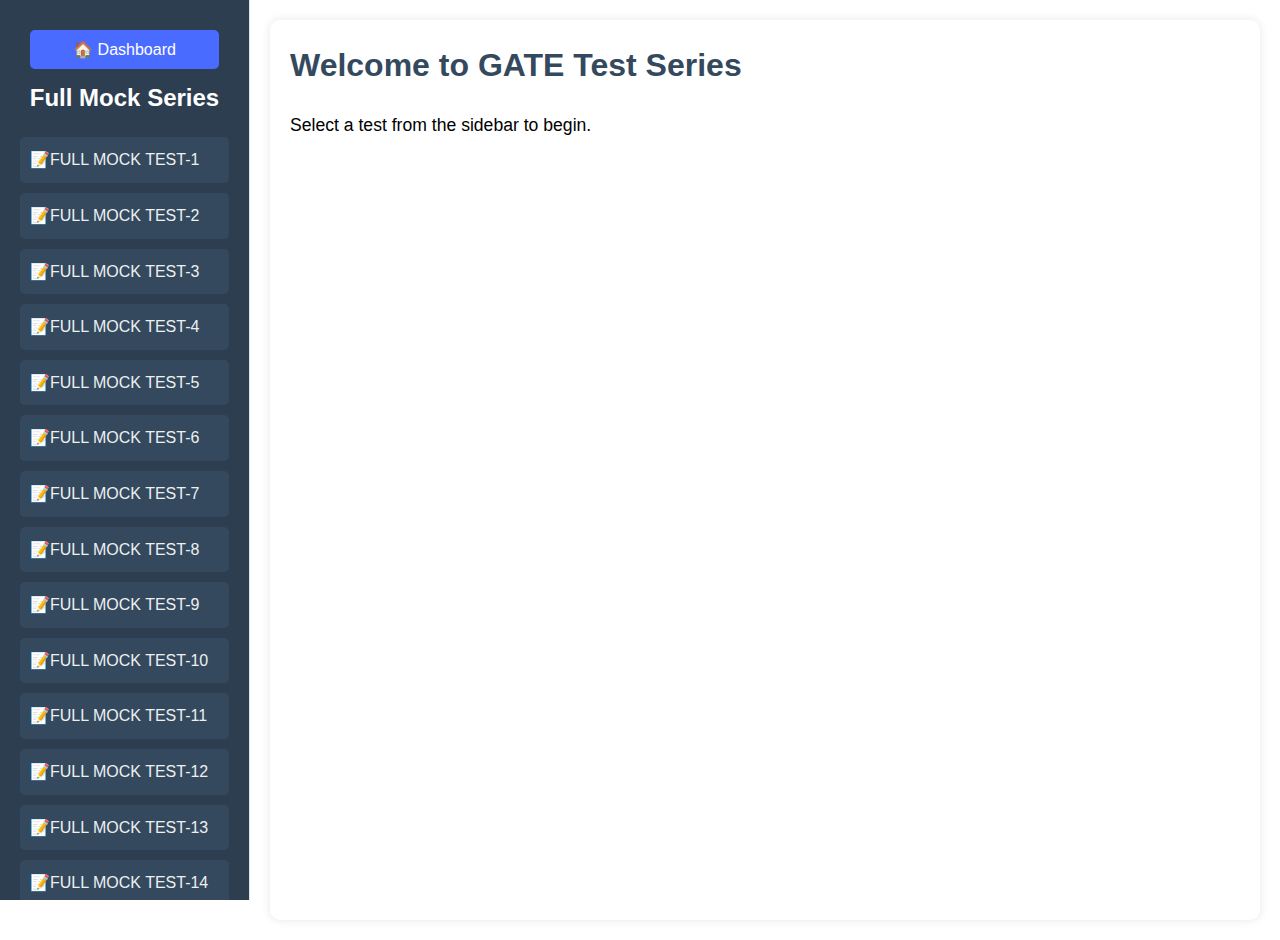
<file: fullmock/fullmock.html>
<!DOCTYPE html>
<html lang="en">
<head>
    <meta charset="UTF-8">
    <meta name="viewport" content="width=device-width, initial-scale=1.0">
    <title>GATE Test Series</title>
    <link rel="stylesheet" href="./fullmock.css">
<body>
    
    <div class="container">
        
        <!-- Sidebar -->
        <nav class="sidebar" style="display: block;">
            <!-- Add this inside the <nav class="sidebar"> section, right after the <h2> -->
<button id="dashboardBtn" class="sidebar-btn">🏠 Dashboard</button>
            
            <h2>Full Mock Series</h2>
            <ul> 
                <li><a href="#" id="mocktest1">📝FULL MOCK TEST-1</a></li>
                <li><a href="#" id="mocktest2">📝FULL MOCK TEST-2</a></li>
                <li><a href="#" id="mocktest3">📝FULL MOCK TEST-3</a></li>
                <li><a href="#" id="mocktest4">📝FULL MOCK TEST-4</a></li>
                <li><a href="#" id="mocktest5">📝FULL MOCK TEST-5</a></li>
                <li><a href="#" id="mocktest6">📝FULL MOCK TEST-6</a></li>
                <li><a href="#" id="mocktest7">📝FULL MOCK TEST-7</a></li>
                <li><a href="#" id="mocktest8">📝FULL MOCK TEST-8</a></li>
                <li><a href="#" id="mocktest9">📝FULL MOCK TEST-9</a></li>
                <li><a href="#" id="mocktest10">📝FULL MOCK TEST-10</a></li>
                <li><a href="#" id="mocktest11">📝FULL MOCK TEST-11</a></li>
                <li><a href="#" id="mocktest12">📝FULL MOCK TEST-12</a></li>
                <li><a href="#" id="mocktest13">📝FULL MOCK TEST-13</a></li>
                <li><a href="#" id="mocktest14">📝FULL MOCK TEST-14</a></li>
                <li><a href="#" id="mocktest15">📝FULL MOCK TEST-15</a></li>
            </ul>
        </nav>
      
        <!-- Main Content -->
        <div class="main-content">
            <div id="content">
                <h1>Welcome to GATE Test Series</h1>
            <p>Select a test from the sidebar to begin.</p>
            
            </div>
            

            <!-- Instruction Section -->
            <div id="instruction-section" style="display:none;">

               <h2> GATE Exam Instructions</h2>

                <p>Dear Candidates,</p>
                
                <p>  Please read the following instructions carefully before starting your GATE exam:</p>
                
               <ol>
                <li><b> Duration of the Exam:</b>The exam will last <b>180 minutes (3 hours)</b>. No extra time will be provided.</li>
                
                <li> <b>Number of Questions:</b> The paper contains a total of <b>65 questions</b>.</li>
                
               <li><b> Types of Questions:</b>
                 <ul>
                    <li><b> Multiple Choice Questions (MCQs): </b>Select the correct option from the given choices.</li>
                    <li><b>Numerical Answer Type (NAT):</b> Enter the correct numerical value.</li>
                    <li><b> Multiple Select Questions (MSQs):</b> There may be one or more correct options, select all that apply.</li>
                 </ul>
                </li>
                
               <li><b> Marking Scheme:</b>
               <ul>
                <li><b>  MCQs:</b>
                    <p><b> For 1-mark questions:</b></p>
                    <ul>
                        <li><b>Correct answer:</b> +1 mark</li>
                        <li><b> Wrong answer:</b> -0.33 mark (negative marking)</li>
                        <li><b> Unattempted:</b> No penalty (0 marks)</li>
                    </ul>
                    <p><b>For 2-mark questions:</b></p>
                    <ul>
                        <li><b> Correct answer:</b> +2 marks</li>
                
               <li><b> Wrong answer:</b> -0.66 mark (negative marking)</li>
                
               <li><b> Unattempted:</b> No penalty (0 marks)</li>
                    </ul>

                </li>
                <li><p><b>NAT Questions:</b></p>
                    <ul>
                        <li><b>Correct answer:</b>  +1 or +2 marks depending on the question.</li>
                
                <li><b>Wrong answer:</b>  No negative marking.</li>
                
                <li><b>Unattempted:</b> No penalty.</li>
                
                    </ul>

                </li>
                <li> <p><b> MSQs:</b></p>
                    <ul>
                        <li><b>Correct answer: </b>+1 or +2 marks depending on the question.</li>
                
                        <li><b>Wrong answer:</b>  No negative marking.</li>
                         
                        <li><b>Unattempted:</b>  No penalty.</li>
                         
                       <li><b> Unattempted Questions:</b> If you do not answer a question, no marks will be deducted.</li>   
                    </ul>

                </li>
               </ul>
                
               </li>
               <li><b>Final Submission:</b> Ensure to submit your exam within the given time. Any unsubmitted answers will be auto-submitted once the time is up.</li>
                
                <li><b>Review Questions:</b> You can navigate between questions during the exam. However, once time is up, you will not be able to make any changes.</li>
               </ol>
                
               <p> All the best for your exam!</p>

                <div>
                   <span> <input type="checkbox" id="consentCheckbox"> I have read and understood the instructions.I want to start my Exam.</span>
                </div>
                <button id="startTestBtn" disabled>Start Full Mock</button>
            </div>

            <!-- Test Section -->
            <div id="test-section" style="display: none;">
                <h2>Mock Test </h2>
                <form id="questionForm">
                    <div id="question-container"></div>
                   <div id="image-container" style="text-align:center; margin-top:10px;"></div> <!-- Image will be displayed here -->

                    <button type="button" id="prevBtn" disabled>Previous</button>
                    <button type="button" id="nextsaveBtn">Save & Next</button>
                    <button type="button" id="nextBtn">Next</button>
                    <button type="submit" id="submitBtn">Submit Test</button>
                </form>
                <div id="timer"></div>
            </div>

            <!-- Result Section -->
            <div id="result-section" style="display: none;">
                <h2>Test Results</h2>
                <p id="score"></p>
                <p id="accuracy"></p>
                <button id="retryBtn">Retry Test</button>
            </div>
        </div>
    </div>
    <script src="./fullmock.js"></script>
</body>
</html>
</file>
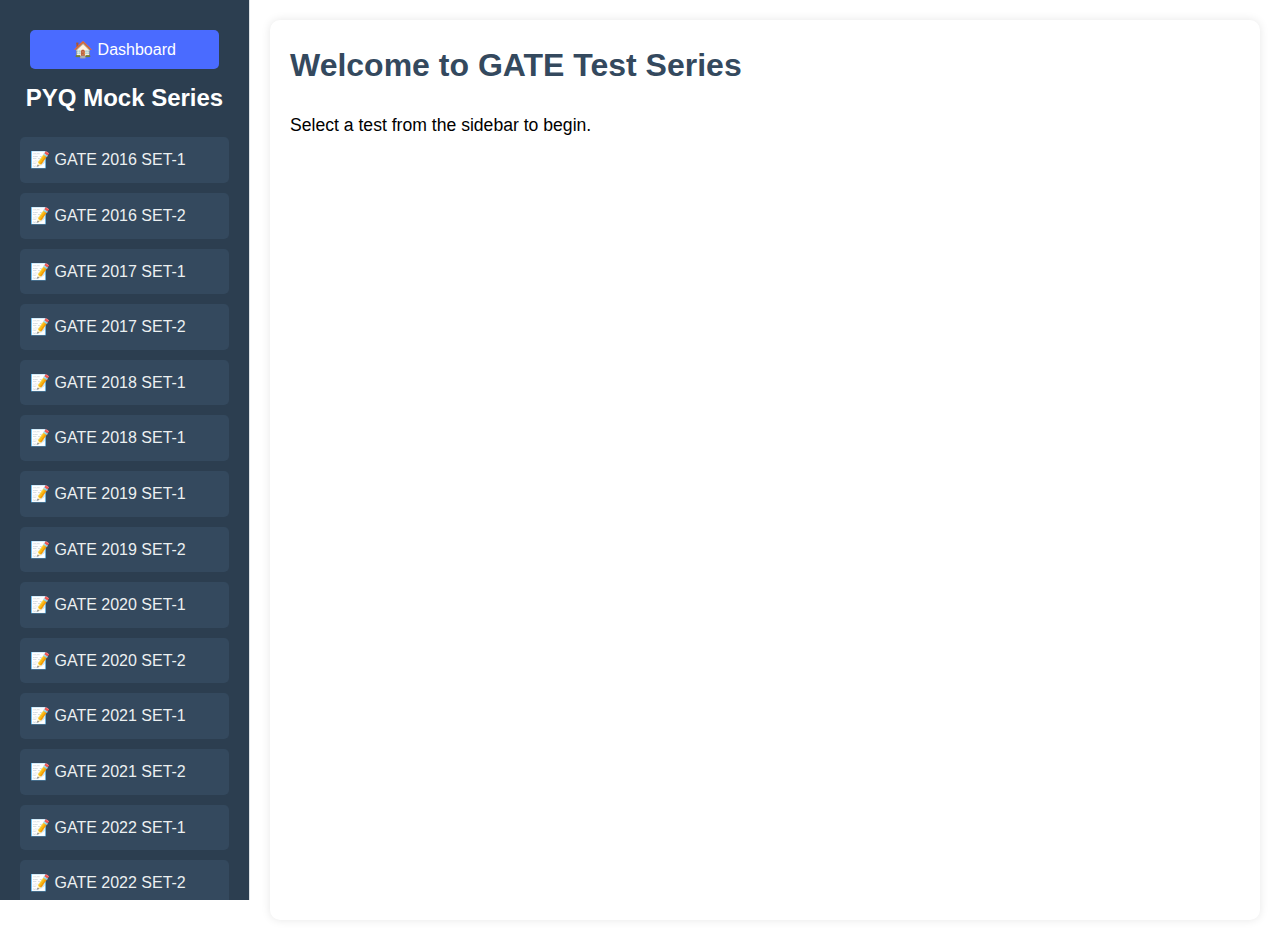
<file: pyqmock/pyq.html>
<!DOCTYPE html>
<html lang="en">
<head>
    <meta charset="UTF-8">
    <meta name="viewport" content="width=device-width, initial-scale=1.0">
    <title>GATE Test Series</title>
    <link rel="stylesheet" href="./pyq.css">
<body>
    
    <div class="container">
        <!-- Sidebar -->
        <nav class="sidebar" style="display: block;">
            <button id="dashboardBtn" class="sidebar-btn">🏠 Dashboard</button>
            <h2>PYQ Mock Series</h2>
            <ul> 
                <li><a href="#" id="mocktest1">📝 GATE 2016 SET-1</a></li>
                <li><a href="#" id="mocktest2">📝 GATE 2016 SET-2</a></li>
                <li><a href="#" id="mocktest3">📝 GATE 2017 SET-1</a></li>
                <li><a href="#" id="mocktest4">📝 GATE 2017 SET-2</a></li>
                <li><a href="#" id="mocktest5">📝 GATE 2018 SET-1</a></li>
                <li><a href="#" id="mocktest6">📝 GATE 2018 SET-1</a></li>
                <li><a href="#" id="mocktest7">📝 GATE 2019 SET-1</a></li>
                <li><a href="#" id="mocktest8">📝 GATE 2019 SET-2</a></li>
                <li><a href="#" id="mocktest9">📝 GATE 2020 SET-1</a></li>
                <li><a href="#" id="mocktest10">📝 GATE 2020 SET-2</a></li>
                <li><a href="#" id="mocktest11">📝 GATE 2021 SET-1</a></li>
                <li><a href="#" id="mocktest12">📝 GATE 2021 SET-2</a></li>
                <li><a href="#" id="mocktest13">📝 GATE 2022 SET-1</a></li>
                <li><a href="#" id="mocktest14">📝 GATE 2022 SET-2</a></li>
                <li><a href="#" id="mocktest15">📝 GATE 2023 SET-1</a></li>
                <li><a href="#" id="mocktest16">📝 GATE 2023 SET-2</a></li>
                <li><a href="#" id="mocktest17">📝 GATE 2024 SET-1</a></li>
                <li><a href="#" id="mocktest18">📝 GATE 2024 SET-2</a></li>
                <li><a href="#" id="mocktest19">📝 GATE 2025 SET-1</a></li>
                <li><a href="#" id="mocktest20">📝 GATE 2025 SET-2</a></li>
            </ul>
        </nav>
      
        <!-- Main Content -->
        <div class="main-content">
            <div id="content">
                <h1>Welcome to GATE Test Series</h1>
            <p>Select a test from the sidebar to begin.</p>
            </div>

            <!-- Instruction Section -->
            <div id="instruction-section" style="display:none;">

               <h2> GATE Exam Instructions</h2>

                <p>Dear Candidates,</p>
                
                <p>  Please read the following instructions carefully before starting your GATE exam:</p>
                
               <ol>
                <li><b> Duration of the Exam:</b>The exam will last <b>180 minutes (3 hours)</b>. No extra time will be provided.</li>
                
                <li> <b>Number of Questions:</b> The paper contains a total of <b>65 questions</b>.</li>
                
               <li><b> Types of Questions:</b>
                 <ul>
                    <li><b> Multiple Choice Questions (MCQs): </b>Select the correct option from the given choices.</li>
                    <li><b>Numerical Answer Type (NAT):</b> Enter the correct numerical value.</li>
                    <li><b> Multiple Select Questions (MSQs):</b> There may be one or more correct options, select all that apply.</li>
                 </ul>
                </li>
                
               <li><b> Marking Scheme:</b>
               <ul>
                <li><b>  MCQs:</b>
                    <p><b> For 1-mark questions:</b></p>
                    <ul>
                        <li><b>Correct answer:</b> +1 mark</li>
                        <li><b> Wrong answer:</b> -0.33 mark (negative marking)</li>
                        <li><b> Unattempted:</b> No penalty (0 marks)</li>
                    </ul>
                    <p><b>For 2-mark questions:</b></p>
                    <ul>
                        <li><b> Correct answer:</b> +2 marks</li>
                
               <li><b> Wrong answer:</b> -0.66 mark (negative marking)</li>
                
               <li><b> Unattempted:</b> No penalty (0 marks)</li>
                    </ul>

                </li>
                <li><p><b>NAT Questions:</b></p>
                    <ul>
                        <li><b>Correct answer:</b>  +1 or +2 marks depending on the question.</li>
                
                <li><b>Wrong answer:</b>  No negative marking.</li>
                
                <li><b>Unattempted:</b> No penalty.</li>
                
                    </ul>

                </li>
                <li> <p><b> MSQs:</b></p>
                    <ul>
                        <li><b>Correct answer: </b>+1 or +2 marks depending on the question.</li>
                
                        <li><b>Wrong answer:</b>  No negative marking.</li>
                         
                        <li><b>Unattempted:</b>  No penalty.</li>
                         
                       <li><b> Unattempted Questions:</b> If you do not answer a question, no marks will be deducted.</li>   
                    </ul>

                </li>
               </ul>
                
               </li>
               <li><b>Final Submission:</b> Ensure to submit your exam within the given time. Any unsubmitted answers will be auto-submitted once the time is up.</li>
                
                <li><b>Review Questions:</b> You can navigate between questions during the exam. However, once time is up, you will not be able to make any changes.</li>
               </ol>
                
               <p> All the best for your exam!</p>

                <div>
                   <span> <input type="checkbox" id="consentCheckbox"> I have read and understood the instructions.I want to start my Exam.</span>
                </div>
                <button id="startTestBtn" disabled>Start Full Mock</button>
            </div>

            <!-- Test Section -->
            <div id="test-section" style="display: none;">
                <h2>Mock Test </h2>
                <form id="questionForm">
                    <div id="question-container"></div>
                   <div id="image-container" style="text-align:center; margin-top:10px;"></div> <!-- Image will be displayed here -->

                    <button type="button" id="prevBtn" disabled>Previous</button>
                    <button type="button" id="nextsaveBtn">Save & Next</button>
                    <button type="button" id="nextBtn">Next</button>
                    <button type="submit" id="submitBtn">Submit Test</button>
                </form>
                <div id="timer"></div>
            </div>

            <!-- Result Section -->
            <div id="result-section" style="display: none;">
                <h2>Test Results</h2>
                <p id="score"></p>
                <p id="accuracy"></p>
                <button id="retryBtn">Retry Test</button>
            </div>
        </div>
    </div>
    <script src="./pyq.js"></script>
</body>
</html>
</file>
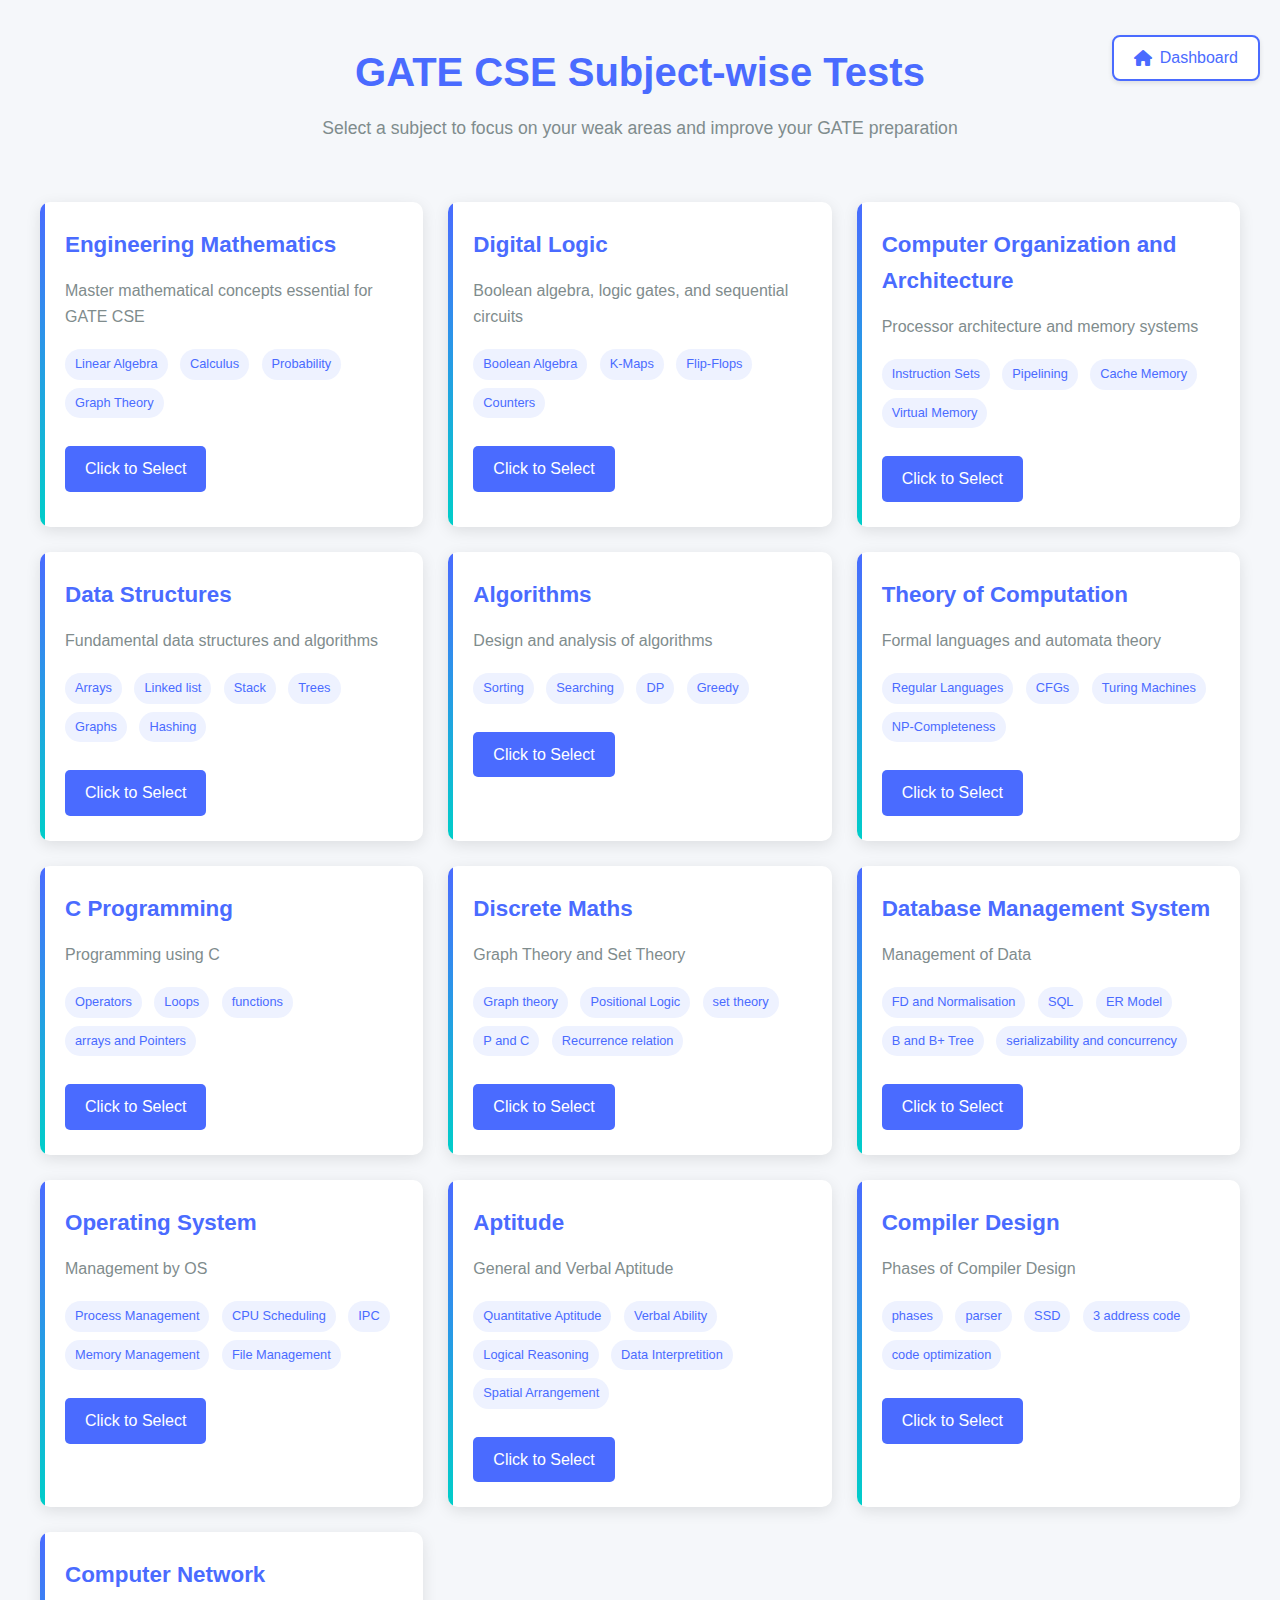
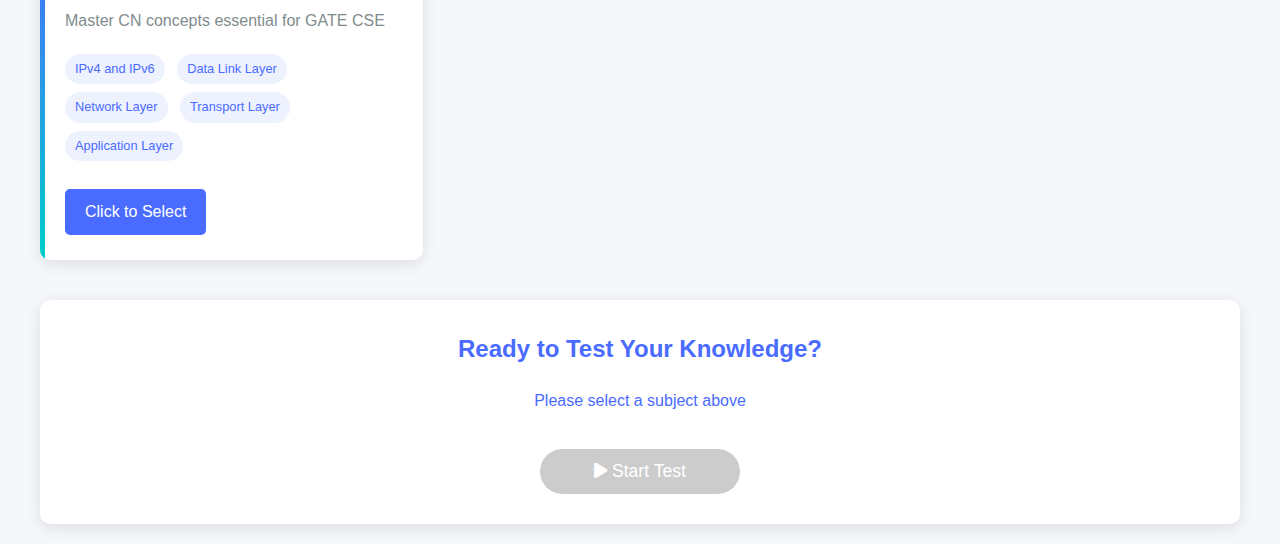
<file: subjectmock/subject.html>
<!DOCTYPE html>
<html lang="en">
<head>
    <meta charset="UTF-8">
    <meta name="viewport" content="width=device-width, initial-scale=1.0">
    <title>GATE CSE Subject-wise Tests</title>
    <link rel="stylesheet" href="./style.css">
    <link rel="stylesheet" href="https://cdnjs.cloudflare.com/ajax/libs/font-awesome/6.0.0-beta3/css/all.min.css">
</head>
<body>
    <div class="container">
        <header>
            <h1>GATE CSE Subject-wise Tests</h1>
            <p>Select a subject to focus on your weak areas and improve your GATE preparation</p>
            <button id="dashboardBtn" class="dashboard-btn">
                <i class="fas fa-home"></i> Dashboard
            </button>
        </header>

        <div class="subject-selection">
            <!-- Subject 1 -->
            <div class="subject-card" data-test-page="../subjectmock/en_math/math.html">
                <h3>Engineering Mathematics</h3>
                <p>Master mathematical concepts essential for GATE CSE</p>
                <div class="topics">
                    <span>Linear Algebra</span>
                    <span>Calculus</span>
                    <span>Probability</span>
                    <span>Graph Theory</span>
                </div>
                <div class="btn">Click to Select</div>
            </div>

            <!-- Subject 2 -->
            <div class="subject-card" data-test-page="../subjectmock/dl/dl.html">
                <h3>Digital Logic</h3>
                <p>Boolean algebra, logic gates, and sequential circuits</p>
                <div class="topics">
                    <span>Boolean Algebra</span>
                    <span>K-Maps</span>
                    <span>Flip-Flops</span>
                    <span>Counters</span>
                </div>
                <div class="btn">Click to Select</div>
            </div>

            <!-- Subject 3 -->
            <div class="subject-card" data-test-page="../subjectmock/coa/coa.html">
                <h3>Computer Organization and Architecture</h3>
                <p>Processor architecture and memory systems</p>
                <div class="topics">
                    <span>Instruction Sets</span>
                    <span>Pipelining</span>
                    <span>Cache Memory</span>
                    <span>Virtual Memory</span>
                </div>
                <div class="btn">Click to Select</div>
            </div>

            <!-- Subject 4 -->
            <div class="subject-card" data-test-page="../subjectmock/ds/ds.html">
                <h3>Data Structures</h3>
                <p>Fundamental data structures and algorithms</p>
                <div class="topics">
                    <span>Arrays</span>
                    <span>Linked list</span>
                    <span>Stack</span>
                    <span>Trees</span>
                    <span>Graphs</span>
                    <span>Hashing</span>
                </div>
                <div class="btn">Click to Select</div>
            </div>

            <!-- Subject 5 -->
            <div class="subject-card" data-test-page="../subjectmock/algo/algo.html">
                <h3>Algorithms</h3>
                <p>Design and analysis of algorithms</p>
                <div class="topics">
                    <span>Sorting</span>
                    <span>Searching</span>
                    <span>DP</span>
                    <span>Greedy</span>
                </div>
                <div class="btn">Click to Select</div>
            </div>

            <!-- Subject 6 -->
            <div class="subject-card" data-test-page="../subjectmock/toc/toc.html">
                <h3>Theory of Computation</h3>
                <p>Formal languages and automata theory</p>
                <div class="topics">
                    <span>Regular Languages</span>
                    <span>CFGs</span>
                    <span>Turing Machines</span>
                    <span>NP-Completeness</span>
                </div>
                <div class="btn">Click to Select</div>
            </div>
            <!-- subject 7 -->
            <div class="subject-card" data-test-page="../subjectmock/c_programming/cp.html">
                <h3>C Programming</h3>
                <p>Programming using C</p>
                <div class="topics">
                    <span>Operators</span>
                    <span>Loops</span>
                    <span>functions</span>
                    <span>arrays and Pointers</span>
                </div>
                <div class="btn">Click to Select</div>
            </div>
           <!-- subject 8 -->
            <div class="subject-card" data-test-page="../subjectmock/dm/dm.html">
                <h3>Discrete Maths</h3>
                <p>Graph Theory and Set Theory</p>
                <div class="topics">
                    <span>Graph theory</span>
                    <span>Positional Logic</span>
                    <span>set theory</span>
                    <span>P and C</span>
                    <span>Recurrence relation</span>
                </div>
                <div class="btn">Click to Select</div>
            </div>
            <!-- subject 9 -->
            <div class="subject-card" data-test-page="../subjectmock/dbms/dbms.html">
                <h3>Database Management System</h3>
                <p>Management of Data </p>
                <div class="topics">
                    <span>FD and Normalisation</span>
                    <span>SQL</span>
                    <span>ER Model</span>
                    <span>B and B+ Tree</span>
                    <span>serializability and concurrency</span>
                </div>
                <div class="btn">Click to Select</div>
            </div>
             <!-- subject 10 -->
            <div class="subject-card" data-test-page="../subjectmock/os/os.html">
                <h3>Operating System</h3>
                <p>Management by OS</p>
                <div class="topics">
                    <span>Process Management</span>
                    <span>CPU Scheduling</span>
                    <span>IPC</span>
                    <span>Memory Management</span>
                    <span>File Management</span>
                </div>
                <div class="btn">Click to Select</div>
            </div>
          <!-- subject 11 -->
            <div class="subject-card" data-test-page="../subjectmock/aptitude/aptitude.html">
                <h3>Aptitude</h3>
                <p>General and Verbal Aptitude</p>
                <div class="topics">
                    <span>Quantitative Aptitude</span>
                    <span>Verbal Ability</span>
                    <span>Logical Reasoning</span>
                    <span>Data Interpretition</span>
                    <span>Spatial Arrangement</span>
                </div>
                <div class="btn">Click to Select</div>
            </div>
            <!-- subject 12 -->
            <div class="subject-card" data-test-page="../subjectmock/cd/cd.html">
                <h3>Compiler Design</h3>
                <p>Phases of Compiler Design</p>
                <div class="topics">
                    <span>phases</span>
                    <span>parser</span>
                    <span>SSD</span>
                    <span>3 address code</span>
                    <span>code optimization</span>
                </div>
                <div class="btn">Click to Select</div>
            </div>
            <!-- subject 13 -->
            <div class="subject-card" data-test-page="../subjectmock/cn/cn.html">
                <h3>Computer Network</h3>
                <p>Master CN concepts essential for GATE CSE</p>
                <div class="topics">
                    <span>IPv4 and IPv6</span>
                    <span>Data Link Layer</span>
                    <span>Network Layer</span>
                    <span>Transport Layer</span>
                    <span>Application Layer</span>
                </div>
                <div class="btn">Click to Select</div>
            </div>
        </div>

        <div class="test-options" id="testOptions">
            <h2>Ready to Test Your Knowledge?</h2>
            <div class="selection-info" id="selectionInfo">Please select a subject above</div>
            <button class="start-test-btn" id="startTestBtn" disabled>
                <i class="fas fa-play"></i> Start Test
            </button>
        </div>
    </div>

    <script src="./first.js"></script>
</body>
</html>
</file>
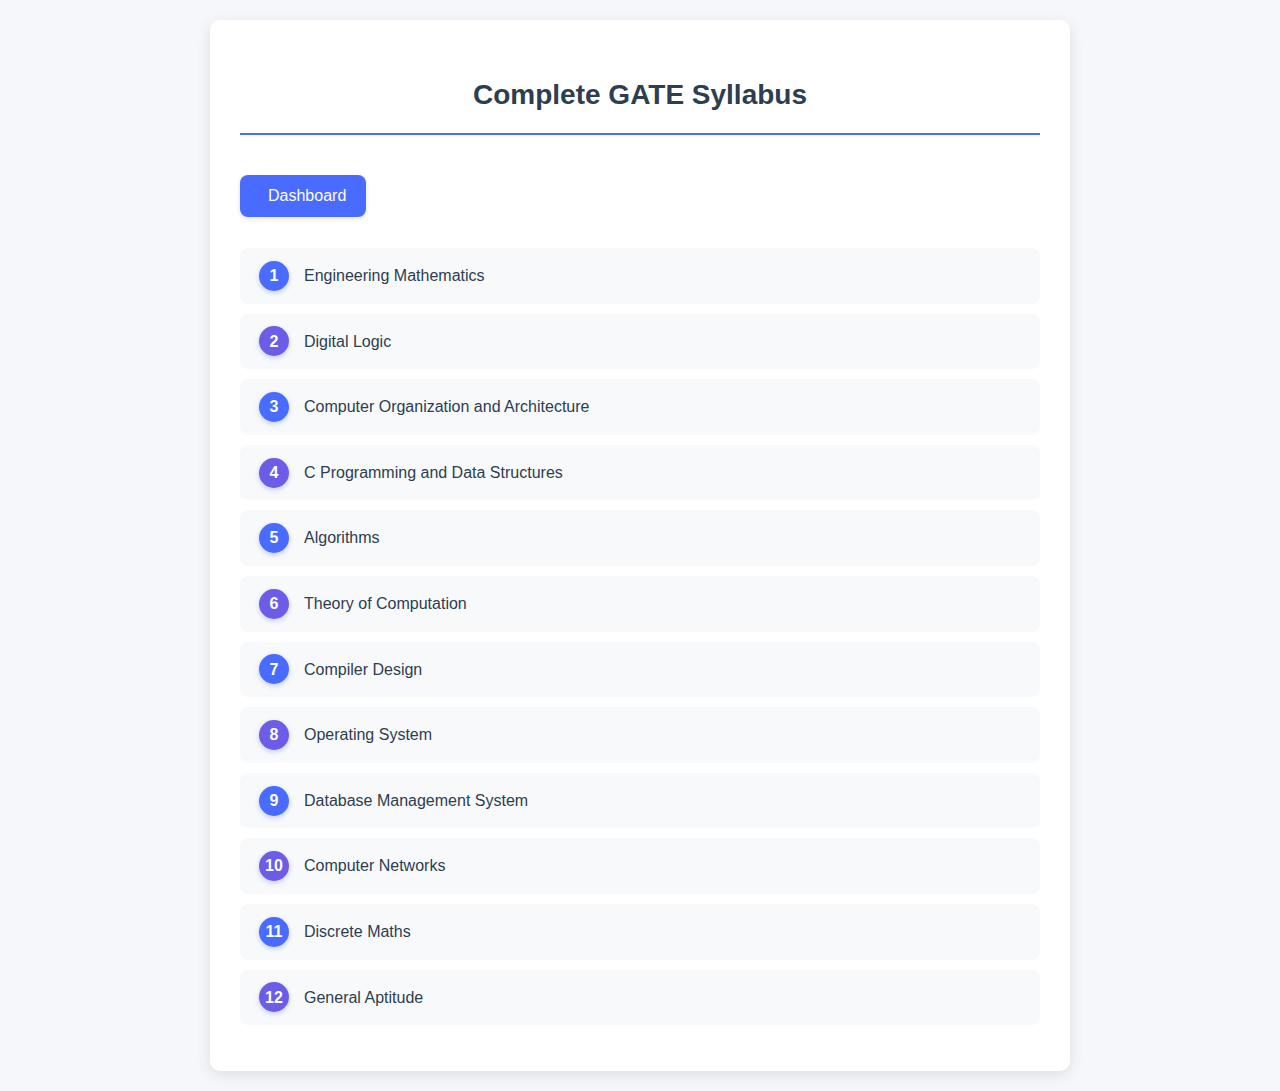
<file: pyqmock/syllabus/syllabus.html>
<!DOCTYPE html>
<html lang="en">
<head>
    <meta charset="UTF-8">
    <meta name="viewport" content="width=device-width, initial-scale=1.0">
    <title>Syllabus CSE</title>
   <link rel="stylesheet" href="./style.css">
</head>
<body>
    <div id="syllabusContainer" class="syllabus-container">
        <h2>Complete GATE Syllabus</h2>
        <button id="dashboardBtn" class="dashboard-btn">
            <i class="fas fa-home"></i> Dashboard
        </button>
        
        <ol>
            <li data-subject="engineering-math">Engineering Mathematics</li>
            <li data-subject="digital-logic">Digital Logic</li>
            <li data-subject="coa">Computer Organization and Architecture</li>
            <li data-subject="ds-algo">C Programming and Data Structures</li>
            <li data-subject="algorithms">Algorithms</li>
            <li data-subject="toc">Theory of Computation</li>
            <li data-subject="compiler">Compiler Design</li>
            <li data-subject="os">Operating System</li>
            <li data-subject="dbms">Database Management System</li>
            <li data-subject="networks">Computer Networks</li>
            <li data-subject="discrete-math">Discrete Maths</li>
            <li data-subject="aptitude">General Aptitude</li>
        </ol>
    </div>

    <!-- Subject Detail Modal -->
    <div id="subjectModal" class="subject-modal">
        <div class="modal-content">
            <span class="close-modal">&times;</span>
            <div class="subject-header">
                <div class="subject-number" id="subjectNumber">1</div>
                <h3 class="subject-title" id="subjectTitle">Subject Title</h3>
            </div>
            <div class="subject-details">
                <h4>Topics Covered:</h4>
                <ul class="topics-list" id="topicsList">
                    <!-- Topics will be inserted here by JavaScript -->
                </ul>
            </div>
        </div>
    </div>

    <script src="./syllabus.js"></script>
</body>
</html>
</file>
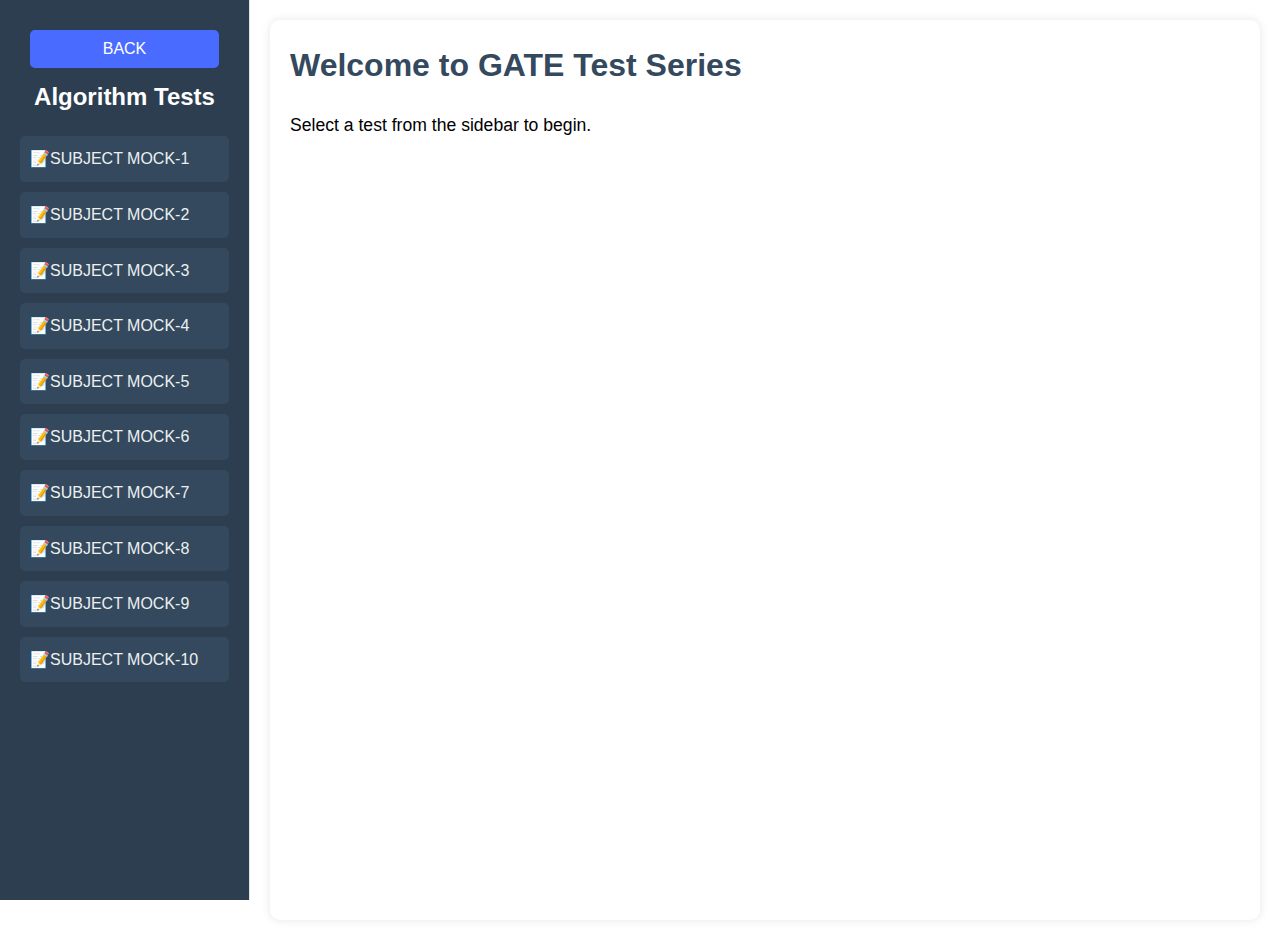
<file: subjectmock/algo/algo.html>
<!DOCTYPE html>
<html lang="en">
<head>
    <meta charset="UTF-8">
    <meta name="viewport" content="width=device-width, initial-scale=1.0">
    <title>GATE Test Series</title>
    <link rel="stylesheet" href="../coa/coa.css">
<body>
    
    <div class="container">
        
        <!-- Sidebar -->
        <nav class="sidebar" style="display: block;">
            <!-- Add this inside the <nav class="sidebar"> section, right after the <h2> -->
<button id="dashboardBtn" class="sidebar-btn">BACK</button>
            
            <h2>Algorithm Tests</h2>
            <ul> 
                <li><a href="#" id="mocktest1">📝SUBJECT MOCK-1</a></li>
                <li><a href="#" id="mocktest2">📝SUBJECT MOCK-2</a></li>
                <li><a href="#" id="mocktest3">📝SUBJECT MOCK-3</a></li>
                <li><a href="#" id="mocktest4">📝SUBJECT MOCK-4</a></li>
                <li><a href="#" id="mocktest5">📝SUBJECT MOCK-5</a></li>
                <li><a href="#" id="mocktest6">📝SUBJECT MOCK-6</a></li>
                <li><a href="#" id="mocktest7">📝SUBJECT MOCK-7</a></li>
                <li><a href="#" id="mocktest8">📝SUBJECT MOCK-8</a></li>
                <li><a href="#" id="mocktest9">📝SUBJECT MOCK-9</a></li>
                <li><a href="#" id="mocktest10">📝SUBJECT MOCK-10</a></li>

            </ul>
        </nav>
      
        <!-- Main Content -->
        <div class="main-content">
            <div id="content">
                <h1>Welcome to GATE Test Series</h1>
            <p>Select a test from the sidebar to begin.</p>
            
            </div>
            

            <!-- Instruction Section -->
            <div id="instruction-section" style="display:none;">

               <h2> GATE Exam Instructions</h2>

                <p>Dear Candidates,</p>
                
                <p>  Please read the following instructions carefully before starting your GATE exam:</p>
                
               <ol>
                <li><b> Duration of the Exam:</b>The exam will last <b>50 minutes</b>. No extra time will be provided.</li>
                
                <li> <b>Number of Questions:</b> The paper contains a total of <b>25 questions</b>.</li>
                
               <li><b> Types of Questions:</b>
                 <ul>
                    <li><b> Multiple Choice Questions (MCQs): </b>Select the correct option from the given choices.</li>
                    <li><b>Numerical Answer Type (NAT):</b> Enter the correct numerical value.</li>
                    <li><b> Multiple Select Questions (MSQs):</b> There may be one or more correct options, select all that apply.</li>
                 </ul>
                </li>
                
               <li><b> Marking Scheme:</b>
               <ul>
                <li><b>  MCQs:</b>
                    <p><b> For 1-mark questions:</b></p>
                    <ul>
                        <li><b>Correct answer:</b> +1 mark</li>
                        <li><b> Wrong answer:</b> -0.33 mark (negative marking)</li>
                        <li><b> Unattempted:</b> No penalty (0 marks)</li>
                    </ul>
                    <p><b>For 2-mark questions:</b></p>
                    <ul>
                        <li><b> Correct answer:</b> +2 marks</li>
                
               <li><b> Wrong answer:</b> -0.66 mark (negative marking)</li>
                
               <li><b> Unattempted:</b> No penalty (0 marks)</li>
                    </ul>

                </li>
                <li><p><b>NAT Questions:</b></p>
                    <ul>
                        <li><b>Correct answer:</b>  +1 or +2 marks depending on the question.</li>
                
                <li><b>Wrong answer:</b>  No negative marking.</li>
                
                <li><b>Unattempted:</b> No penalty.</li>
                
                    </ul>

                </li>
                <li> <p><b> MSQs:</b></p>
                    <ul>
                        <li><b>Correct answer: </b>+1 or +2 marks depending on the question.</li>
                
                        <li><b>Wrong answer:</b>  No negative marking.</li>
                         
                        <li><b>Unattempted:</b>  No penalty.</li>
                         
                       <li><b> Unattempted Questions:</b> If you do not answer a question, no marks will be deducted.</li>   
                    </ul>

                </li>
               </ul>
                
               </li>
               <li><b>Final Submission:</b> Ensure to submit your exam within the given time. Any unsubmitted answers will be auto-submitted once the time is up.</li>
                
                <li><b>Review Questions:</b> You can navigate between questions during the exam. However, once time is up, you will not be able to make any changes.</li>
               </ol>
                
               <p> All the best for your exam!</p>

                <div>
                   <span> <input type="checkbox" id="consentCheckbox"> I have read and understood the instructions.I want to start my Exam.</span>
                </div>
                <button id="startTestBtn" disabled>Start</button>
            </div>

            <!-- Test Section -->
            <div id="test-section" style="display: none;">
                <h2>Mock Test </h2>
                <form id="questionForm">
                    <div id="question-container"></div>
                   <div id="image-container" style="text-align:center; margin-top:10px;"></div> <!-- Image will be displayed here -->

                    <button type="button" id="prevBtn" disabled>Previous</button>
                    <button type="button" id="nextsaveBtn">Save & Next</button>
                    <button type="button" id="nextBtn">Next</button>
                    <button type="submit" id="submitBtn">Submit Test</button>
                </form>
                <div id="timer"></div>
            </div>

            <!-- Result Section -->
            <div id="result-section" style="display: none;">
                <h2>Test Results</h2>
                <p id="score"></p>
                <p id="accuracy"></p>
                <button id="retryBtn">Retry Test</button>
            </div>
        </div>
    </div>
    <script src="./algo.js"></script>
</body>
</html>
</file>
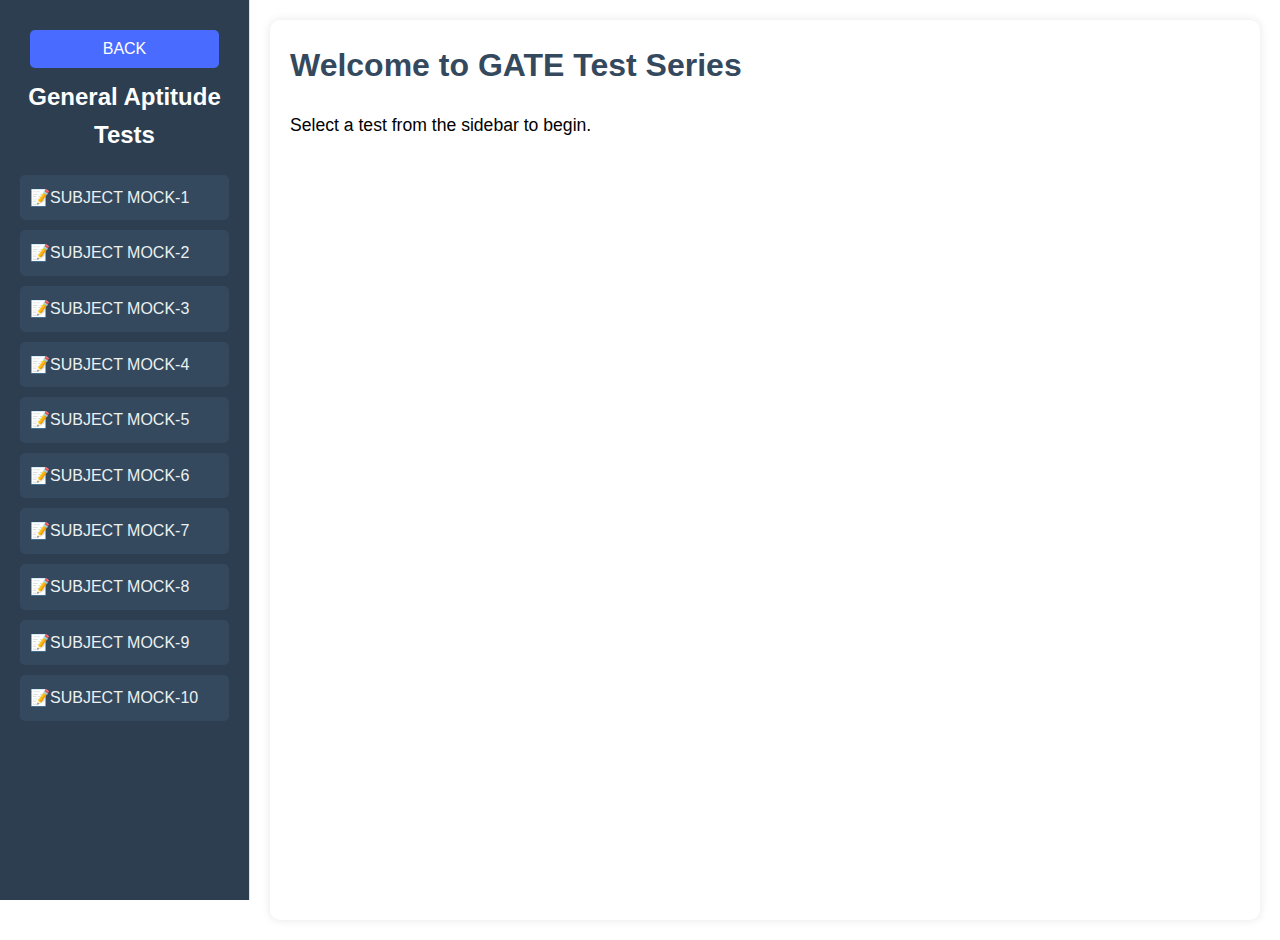
<file: subjectmock/aptitude/aptitude.html>
<!DOCTYPE html>
<html lang="en">
<head>
    <meta charset="UTF-8">
    <meta name="viewport" content="width=device-width, initial-scale=1.0">
    <title>GATE Test Series</title>
    <link rel="stylesheet" href="../coa/coa.css">
<body>
    
    <div class="container">
        
        <!-- Sidebar -->
        <nav class="sidebar" style="display: block;">
            <!-- Add this inside the <nav class="sidebar"> section, right after the <h2> -->
<button id="dashboardBtn" class="sidebar-btn">BACK</button>
            
            <h2>General Aptitude Tests</h2>
            <ul> 
                <li><a href="#" id="mocktest1">📝SUBJECT MOCK-1</a></li>
                <li><a href="#" id="mocktest2">📝SUBJECT MOCK-2</a></li>
                <li><a href="#" id="mocktest3">📝SUBJECT MOCK-3</a></li>
                <li><a href="#" id="mocktest4">📝SUBJECT MOCK-4</a></li>
                <li><a href="#" id="mocktest5">📝SUBJECT MOCK-5</a></li>
                <li><a href="#" id="mocktest6">📝SUBJECT MOCK-6</a></li>
                <li><a href="#" id="mocktest7">📝SUBJECT MOCK-7</a></li>
                <li><a href="#" id="mocktest8">📝SUBJECT MOCK-8</a></li>
                <li><a href="#" id="mocktest9">📝SUBJECT MOCK-9</a></li>
                <li><a href="#" id="mocktest10">📝SUBJECT MOCK-10</a></li>

            </ul>
        </nav>
      
        <!-- Main Content -->
        <div class="main-content">
            <div id="content">
                <h1>Welcome to GATE Test Series</h1>
            <p>Select a test from the sidebar to begin.</p>
            
            </div>
            

            <!-- Instruction Section -->
            <div id="instruction-section" style="display:none;">

               <h2> GATE Exam Instructions</h2>

                <p>Dear Candidates,</p>
                
                <p>  Please read the following instructions carefully before starting your GATE exam:</p>
                
               <ol>
                <li><b> Duration of the Exam:</b>The exam will last <b>50 minutes</b>. No extra time will be provided.</li>
                
                <li> <b>Number of Questions:</b> The paper contains a total of <b>25 questions</b>.</li>
                
               <li><b> Types of Questions:</b>
                 <ul>
                    <li><b> Multiple Choice Questions (MCQs): </b>Select the correct option from the given choices.</li>
                    <li><b>Numerical Answer Type (NAT):</b> Enter the correct numerical value.</li>
                    <li><b> Multiple Select Questions (MSQs):</b> There may be one or more correct options, select all that apply.</li>
                 </ul>
                </li>
                
               <li><b> Marking Scheme:</b>
               <ul>
                <li><b>  MCQs:</b>
                    <p><b> For 1-mark questions:</b></p>
                    <ul>
                        <li><b>Correct answer:</b> +1 mark</li>
                        <li><b> Wrong answer:</b> -0.33 mark (negative marking)</li>
                        <li><b> Unattempted:</b> No penalty (0 marks)</li>
                    </ul>
                    <p><b>For 2-mark questions:</b></p>
                    <ul>
                        <li><b> Correct answer:</b> +2 marks</li>
                
               <li><b> Wrong answer:</b> -0.66 mark (negative marking)</li>
                
               <li><b> Unattempted:</b> No penalty (0 marks)</li>
                    </ul>

                </li>
                <li><p><b>NAT Questions:</b></p>
                    <ul>
                        <li><b>Correct answer:</b>  +1 or +2 marks depending on the question.</li>
                
                <li><b>Wrong answer:</b>  No negative marking.</li>
                
                <li><b>Unattempted:</b> No penalty.</li>
                
                    </ul>

                </li>
                <li> <p><b> MSQs:</b></p>
                    <ul>
                        <li><b>Correct answer: </b>+1 or +2 marks depending on the question.</li>
                
                        <li><b>Wrong answer:</b>  No negative marking.</li>
                         
                        <li><b>Unattempted:</b>  No penalty.</li>
                         
                       <li><b> Unattempted Questions:</b> If you do not answer a question, no marks will be deducted.</li>   
                    </ul>

                </li>
               </ul>
                
               </li>
               <li><b>Final Submission:</b> Ensure to submit your exam within the given time. Any unsubmitted answers will be auto-submitted once the time is up.</li>
                
                <li><b>Review Questions:</b> You can navigate between questions during the exam. However, once time is up, you will not be able to make any changes.</li>
               </ol>
                
               <p> All the best for your exam!</p>

                <div>
                   <span> <input type="checkbox" id="consentCheckbox"> I have read and understood the instructions.I want to start my Exam.</span>
                </div>
                <button id="startTestBtn" disabled>Start</button>
            </div>

            <!-- Test Section -->
            <div id="test-section" style="display: none;">
                <h2>Mock Test </h2>
                <form id="questionForm">
                    <div id="question-container"></div>
                   <div id="image-container" style="text-align:center; margin-top:10px;"></div> <!-- Image will be displayed here -->

                    <button type="button" id="prevBtn" disabled>Previous</button>
                    <button type="button" id="nextsaveBtn">Save & Next</button>
                    <button type="button" id="nextBtn">Next</button>
                    <button type="submit" id="submitBtn">Submit Test</button>
                </form>
                <div id="timer"></div>
            </div>

            <!-- Result Section -->
            <div id="result-section" style="display: none;">
                <h2>Test Results</h2>
                <p id="score"></p>
                <p id="accuracy"></p>
                <button id="retryBtn">Retry Test</button>
            </div>
        </div>
    </div>
    <script src="./aptitude.js"></script>
</body>
</html>
</file>
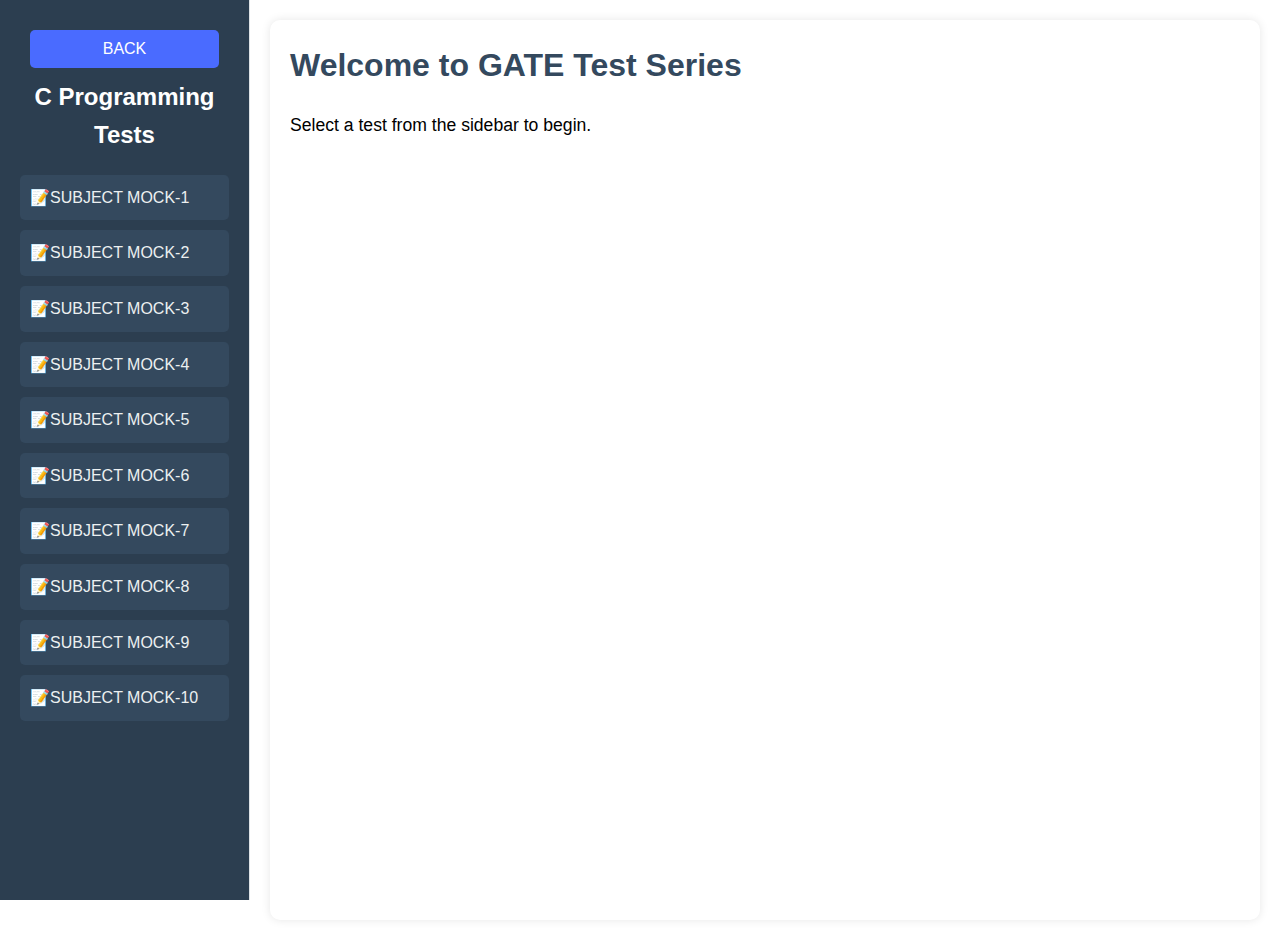
<file: subjectmock/c_programming/cp.html>
<!DOCTYPE html>
<html lang="en">
<head>
    <meta charset="UTF-8">
    <meta name="viewport" content="width=device-width, initial-scale=1.0">
    <title>GATE Test Series</title>
    <link rel="stylesheet" href="../coa/coa.css">
<body>
    
    <div class="container">
        
        <!-- Sidebar -->
        <nav class="sidebar" style="display: block;">
            <!-- Add this inside the <nav class="sidebar"> section, right after the <h2> -->
<button id="dashboardBtn" class="sidebar-btn">BACK</button>
            
            <h2>C Programming Tests</h2>
            <ul> 
                <li><a href="#" id="mocktest1">📝SUBJECT MOCK-1</a></li>
                <li><a href="#" id="mocktest2">📝SUBJECT MOCK-2</a></li>
                <li><a href="#" id="mocktest3">📝SUBJECT MOCK-3</a></li>
                <li><a href="#" id="mocktest4">📝SUBJECT MOCK-4</a></li>
                <li><a href="#" id="mocktest5">📝SUBJECT MOCK-5</a></li>
                <li><a href="#" id="mocktest6">📝SUBJECT MOCK-6</a></li>
                <li><a href="#" id="mocktest7">📝SUBJECT MOCK-7</a></li>
                <li><a href="#" id="mocktest8">📝SUBJECT MOCK-8</a></li>
                <li><a href="#" id="mocktest9">📝SUBJECT MOCK-9</a></li>
                <li><a href="#" id="mocktest10">📝SUBJECT MOCK-10</a></li>

            </ul>
        </nav>
      
        <!-- Main Content -->
        <div class="main-content">
            <div id="content">
                <h1>Welcome to GATE Test Series</h1>
            <p>Select a test from the sidebar to begin.</p>
            
            </div>
            

            <!-- Instruction Section -->
            <div id="instruction-section" style="display:none;">

               <h2> GATE Exam Instructions</h2>

                <p>Dear Candidates,</p>
                
                <p>  Please read the following instructions carefully before starting your GATE exam:</p>
                
               <ol>
                <li><b> Duration of the Exam:</b>The exam will last <b>50 minutes</b>. No extra time will be provided.</li>
                
                <li> <b>Number of Questions:</b> The paper contains a total of <b>65 questions</b>.</li>
                
               <li><b> Types of Questions:</b>
                 <ul>
                    <li><b> Multiple Choice Questions (MCQs): </b>Select the correct option from the given choices.</li>
                    <li><b>Numerical Answer Type (NAT):</b> Enter the correct numerical value.</li>
                    <li><b> Multiple Select Questions (MSQs):</b> There may be one or more correct options, select all that apply.</li>
                 </ul>
                </li>
                
               <li><b> Marking Scheme:</b>
               <ul>
                <li><b>  MCQs:</b>
                    <p><b> For 1-mark questions:</b></p>
                    <ul>
                        <li><b>Correct answer:</b> +1 mark</li>
                        <li><b> Wrong answer:</b> -0.33 mark (negative marking)</li>
                        <li><b> Unattempted:</b> No penalty (0 marks)</li>
                    </ul>
                    <p><b>For 2-mark questions:</b></p>
                    <ul>
                        <li><b> Correct answer:</b> +2 marks</li>
                
               <li><b> Wrong answer:</b> -0.66 mark (negative marking)</li>
                
               <li><b> Unattempted:</b> No penalty (0 marks)</li>
                    </ul>

                </li>
                <li><p><b>NAT Questions:</b></p>
                    <ul>
                        <li><b>Correct answer:</b>  +1 or +2 marks depending on the question.</li>
                
                <li><b>Wrong answer:</b>  No negative marking.</li>
                
                <li><b>Unattempted:</b> No penalty.</li>
                
                    </ul>

                </li>
                <li> <p><b> MSQs:</b></p>
                    <ul>
                        <li><b>Correct answer: </b>+1 or +2 marks depending on the question.</li>
                
                        <li><b>Wrong answer:</b>  No negative marking.</li>
                         
                        <li><b>Unattempted:</b>  No penalty.</li>
                         
                       <li><b> Unattempted Questions:</b> If you do not answer a question, no marks will be deducted.</li>   
                    </ul>

                </li>
               </ul>
                
               </li>
               <li><b>Final Submission:</b> Ensure to submit your exam within the given time. Any unsubmitted answers will be auto-submitted once the time is up.</li>
                
                <li><b>Review Questions:</b> You can navigate between questions during the exam. However, once time is up, you will not be able to make any changes.</li>
               </ol>
                
               <p> All the best for your exam!</p>

                <div>
                   <span> <input type="checkbox" id="consentCheckbox"> I have read and understood the instructions.I want to start my Exam.</span>
                </div>
                <button id="startTestBtn" disabled>Start</button>
            </div>

            <!-- Test Section -->
            <div id="test-section" style="display: none;">
                <h2>Mock Test </h2>
                <form id="questionForm">
                    <div id="question-container"></div>
                   <div id="image-container" style="text-align:center; margin-top:10px;"></div> <!-- Image will be displayed here -->

                    <button type="button" id="prevBtn" disabled>Previous</button>
                    <button type="button" id="nextsaveBtn">Save & Next</button>
                    <button type="button" id="nextBtn">Next</button>
                    <button type="submit" id="submitBtn">Submit Test</button>
                </form>
                <div id="timer"></div>
            </div>

            <!-- Result Section -->
            <div id="result-section" style="display: none;">
                <h2>Test Results</h2>
                <p id="score"></p>
                <p id="accuracy"></p>
                <button id="retryBtn">Retry Test</button>
            </div>
        </div>
    </div>
    <script src="./cp.js"></script>
</body>
</html>
</file>
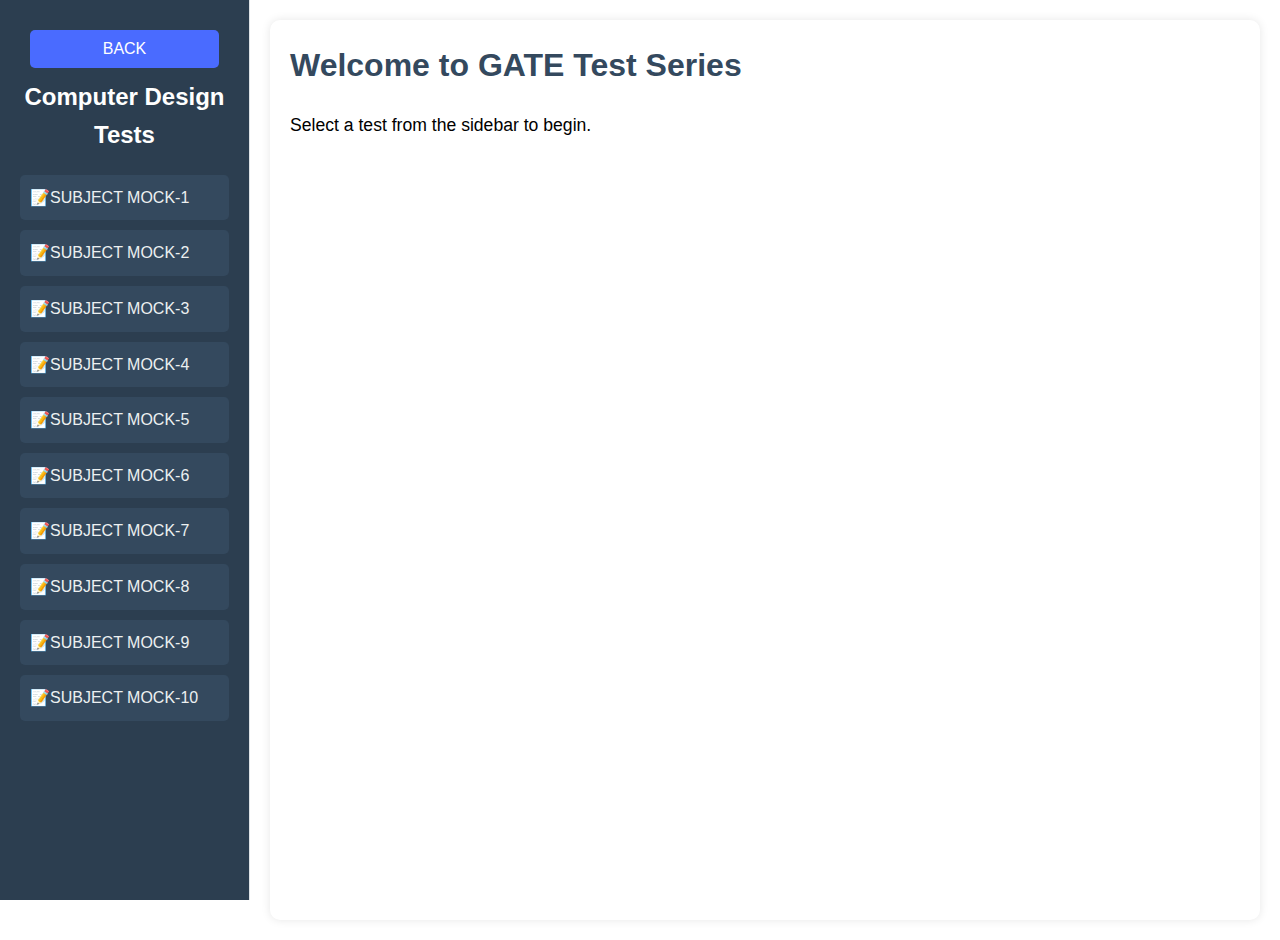
<file: subjectmock/cd/cd.html>
<!DOCTYPE html>
<html lang="en">
<head>
    <meta charset="UTF-8">
    <meta name="viewport" content="width=device-width, initial-scale=1.0">
    <title>GATE Test Series</title>
    <link rel="stylesheet" href="../coa/coa.css">
<body>
    
    <div class="container">
        
        <!-- Sidebar -->
        <nav class="sidebar" style="display: block;">
            <!-- Add this inside the <nav class="sidebar"> section, right after the <h2> -->
<button id="dashboardBtn" class="sidebar-btn">BACK</button>
            
            <h2>Computer Design Tests</h2>
            <ul> 
                <li><a href="#" id="mocktest1">📝SUBJECT MOCK-1</a></li>
                <li><a href="#" id="mocktest2">📝SUBJECT MOCK-2</a></li>
                <li><a href="#" id="mocktest3">📝SUBJECT MOCK-3</a></li>
                <li><a href="#" id="mocktest4">📝SUBJECT MOCK-4</a></li>
                <li><a href="#" id="mocktest5">📝SUBJECT MOCK-5</a></li>
                <li><a href="#" id="mocktest6">📝SUBJECT MOCK-6</a></li>
                <li><a href="#" id="mocktest7">📝SUBJECT MOCK-7</a></li>
                <li><a href="#" id="mocktest8">📝SUBJECT MOCK-8</a></li>
                <li><a href="#" id="mocktest9">📝SUBJECT MOCK-9</a></li>
                <li><a href="#" id="mocktest10">📝SUBJECT MOCK-10</a></li>

            </ul>
        </nav>
      
        <!-- Main Content -->
        <div class="main-content">
            <div id="content">
                <h1>Welcome to GATE Test Series</h1>
            <p>Select a test from the sidebar to begin.</p>
            
            </div>
            

            <!-- Instruction Section -->
            <div id="instruction-section" style="display:none;">

               <h2> GATE Exam Instructions</h2>

                <p>Dear Candidates,</p>
                
                <p>  Please read the following instructions carefully before starting your GATE exam:</p>
                
               <ol>
                <li><b> Duration of the Exam:</b>The exam will last <b>50 minutes</b>. No extra time will be provided.</li>
                
                <li> <b>Number of Questions:</b> The paper contains a total of <b>65 questions</b>.</li>
                
               <li><b> Types of Questions:</b>
                 <ul>
                    <li><b> Multiple Choice Questions (MCQs): </b>Select the correct option from the given choices.</li>
                    <li><b>Numerical Answer Type (NAT):</b> Enter the correct numerical value.</li>
                    <li><b> Multiple Select Questions (MSQs):</b> There may be one or more correct options, select all that apply.</li>
                 </ul>
                </li>
                
               <li><b> Marking Scheme:</b>
               <ul>
                <li><b>  MCQs:</b>
                    <p><b> For 1-mark questions:</b></p>
                    <ul>
                        <li><b>Correct answer:</b> +1 mark</li>
                        <li><b> Wrong answer:</b> -0.33 mark (negative marking)</li>
                        <li><b> Unattempted:</b> No penalty (0 marks)</li>
                    </ul>
                    <p><b>For 2-mark questions:</b></p>
                    <ul>
                        <li><b> Correct answer:</b> +2 marks</li>
                
               <li><b> Wrong answer:</b> -0.66 mark (negative marking)</li>
                
               <li><b> Unattempted:</b> No penalty (0 marks)</li>
                    </ul>

                </li>
                <li><p><b>NAT Questions:</b></p>
                    <ul>
                        <li><b>Correct answer:</b>  +1 or +2 marks depending on the question.</li>
                
                <li><b>Wrong answer:</b>  No negative marking.</li>
                
                <li><b>Unattempted:</b> No penalty.</li>
                
                    </ul>

                </li>
                <li> <p><b> MSQs:</b></p>
                    <ul>
                        <li><b>Correct answer: </b>+1 or +2 marks depending on the question.</li>
                
                        <li><b>Wrong answer:</b>  No negative marking.</li>
                         
                        <li><b>Unattempted:</b>  No penalty.</li>
                         
                       <li><b> Unattempted Questions:</b> If you do not answer a question, no marks will be deducted.</li>   
                    </ul>

                </li>
               </ul>
                
               </li>
               <li><b>Final Submission:</b> Ensure to submit your exam within the given time. Any unsubmitted answers will be auto-submitted once the time is up.</li>
                
                <li><b>Review Questions:</b> You can navigate between questions during the exam. However, once time is up, you will not be able to make any changes.</li>
               </ol>
                
               <p> All the best for your exam!</p>

                <div>
                   <span> <input type="checkbox" id="consentCheckbox"> I have read and understood the instructions.I want to start my Exam.</span>
                </div>
                <button id="startTestBtn" disabled>Start</button>
            </div>

            <!-- Test Section -->
            <div id="test-section" style="display: none;">
                <h2>Mock Test </h2>
                <form id="questionForm">
                    <div id="question-container"></div>
                   <div id="image-container" style="text-align:center; margin-top:10px;"></div> <!-- Image will be displayed here -->

                    <button type="button" id="prevBtn" disabled>Previous</button>
                    <button type="button" id="nextsaveBtn">Save & Next</button>
                    <button type="button" id="nextBtn">Next</button>
                    <button type="submit" id="submitBtn">Submit Test</button>
                </form>
                <div id="timer"></div>
            </div>

            <!-- Result Section -->
            <div id="result-section" style="display: none;">
                <h2>Test Results</h2>
                <p id="score"></p>
                <p id="accuracy"></p>
                <button id="retryBtn">Retry Test</button>
            </div>
        </div>
    </div>
    <script src="./cd.js"></script>
</body>
</html>
</file>
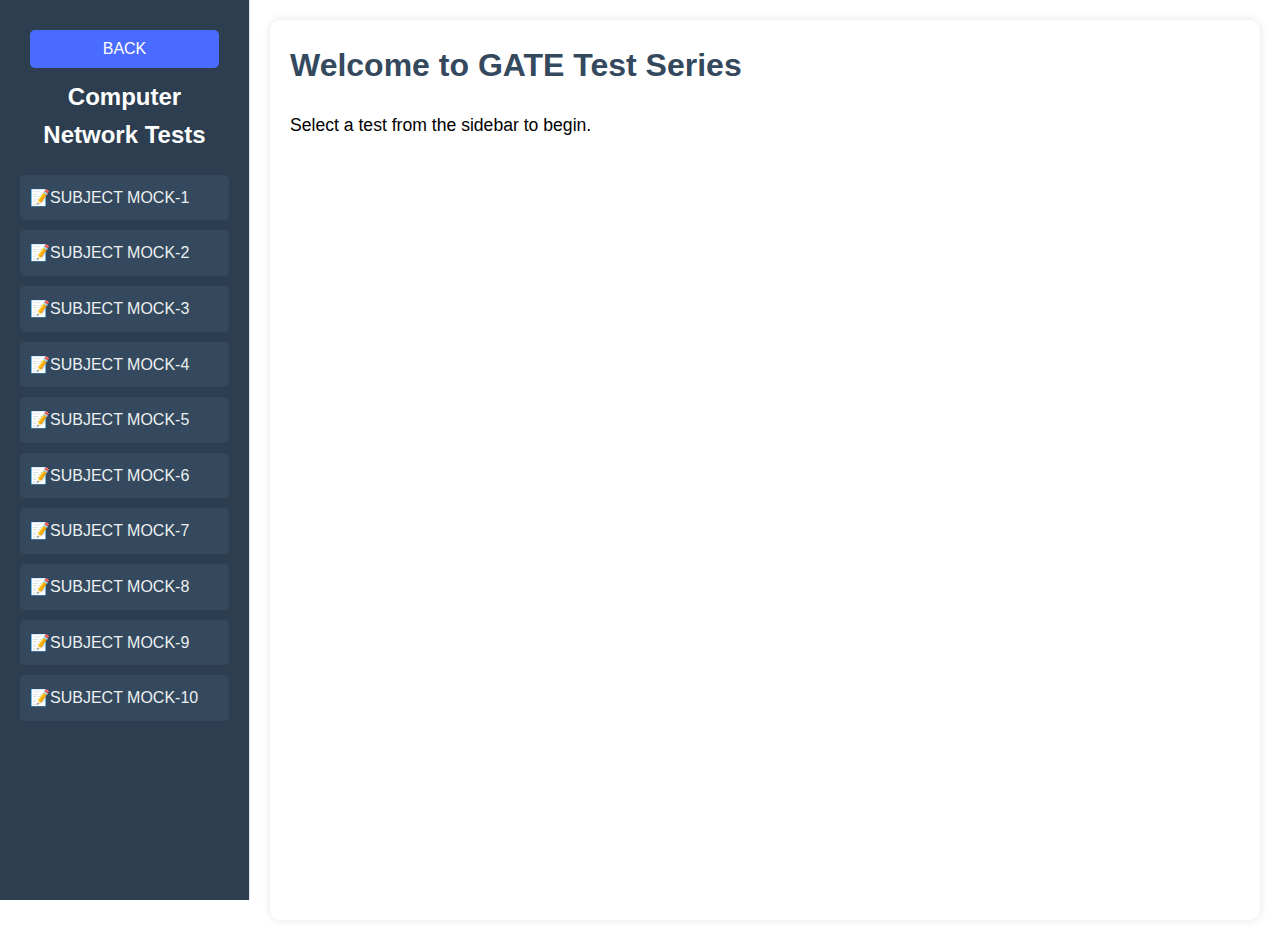
<file: subjectmock/cn/cn.html>
<!DOCTYPE html>
<html lang="en">
<head>
    <meta charset="UTF-8">
    <meta name="viewport" content="width=device-width, initial-scale=1.0">
    <title>GATE Test Series</title>
    <link rel="stylesheet" href="../coa/coa.css">
<body>
    
    <div class="container">
        
        <!-- Sidebar -->
        <nav class="sidebar" style="display: block;">
            <!-- Add this inside the <nav class="sidebar"> section, right after the <h2> -->
<button id="dashboardBtn" class="sidebar-btn">BACK</button>
            
            <h2>Computer Network Tests</h2>
            <ul> 
                <li><a href="#" id="mocktest1">📝SUBJECT MOCK-1</a></li>
                <li><a href="#" id="mocktest2">📝SUBJECT MOCK-2</a></li>
                <li><a href="#" id="mocktest3">📝SUBJECT MOCK-3</a></li>
                <li><a href="#" id="mocktest4">📝SUBJECT MOCK-4</a></li>
                <li><a href="#" id="mocktest5">📝SUBJECT MOCK-5</a></li>
                <li><a href="#" id="mocktest6">📝SUBJECT MOCK-6</a></li>
                <li><a href="#" id="mocktest7">📝SUBJECT MOCK-7</a></li>
                <li><a href="#" id="mocktest8">📝SUBJECT MOCK-8</a></li>
                <li><a href="#" id="mocktest9">📝SUBJECT MOCK-9</a></li>
                <li><a href="#" id="mocktest10">📝SUBJECT MOCK-10</a></li>
            </ul>
        </nav>
      
        <!-- Main Content -->
        <div class="main-content">
            <div id="content">
                <h1>Welcome to GATE Test Series</h1>
            <p>Select a test from the sidebar to begin.</p>
            
            </div>
            

            <!-- Instruction Section -->
            <div id="instruction-section" style="display:none;">

               <h2> GATE Exam Instructions</h2>

                <p>Dear Candidates,</p>
                
                <p>  Please read the following instructions carefully before starting your GATE exam:</p>
                
               <ol>
                <li><b> Duration of the Exam:</b>The exam will last <b>50 minutes</b>. No extra time will be provided.</li>
                
                <li> <b>Number of Questions:</b> The paper contains a total of <b>25 questions</b>.</li>
                
               <li><b> Types of Questions:</b>
                 <ul>
                    <li><b> Multiple Choice Questions (MCQs): </b>Select the correct option from the given choices.</li>
                    <li><b>Numerical Answer Type (NAT):</b> Enter the correct numerical value.</li>
                    <li><b> Multiple Select Questions (MSQs):</b> There may be one or more correct options, select all that apply.</li>
                 </ul>
                </li>
                
               <li><b> Marking Scheme:</b>
               <ul>
                <li><b>  MCQs:</b>
                    <p><b> For 1-mark questions:</b></p>
                    <ul>
                        <li><b>Correct answer:</b> +1 mark</li>
                        <li><b> Wrong answer:</b> -0.33 mark (negative marking)</li>
                        <li><b> Unattempted:</b> No penalty (0 marks)</li>
                    </ul>
                    <p><b>For 2-mark questions:</b></p>
                    <ul>
                        <li><b> Correct answer:</b> +2 marks</li>
                
               <li><b> Wrong answer:</b> -0.66 mark (negative marking)</li>
                
               <li><b> Unattempted:</b> No penalty (0 marks)</li>
                    </ul>

                </li>
                <li><p><b>NAT Questions:</b></p>
                    <ul>
                        <li><b>Correct answer:</b>  +1 or +2 marks depending on the question.</li>
                
                <li><b>Wrong answer:</b>  No negative marking.</li>
                
                <li><b>Unattempted:</b> No penalty.</li>
                
                    </ul>

                </li>
                <li> <p><b> MSQs:</b></p>
                    <ul>
                        <li><b>Correct answer: </b>+1 or +2 marks depending on the question.</li>
                
                        <li><b>Wrong answer:</b>  No negative marking.</li>
                         
                        <li><b>Unattempted:</b>  No penalty.</li>
                         
                       <li><b> Unattempted Questions:</b> If you do not answer a question, no marks will be deducted.</li>   
                    </ul>

                </li>
               </ul>
                
               </li>
               <li><b>Final Submission:</b> Ensure to submit your exam within the given time. Any unsubmitted answers will be auto-submitted once the time is up.</li>
                
                <li><b>Review Questions:</b> You can navigate between questions during the exam. However, once time is up, you will not be able to make any changes.</li>
               </ol>
                
               <p> All the best for your exam!</p>

                <div>
                   <span> <input type="checkbox" id="consentCheckbox"> I have read and understood the instructions.I want to start my Exam.</span>
                </div>
                <button id="startTestBtn" disabled>Start</button>
            </div>

            <!-- Test Section -->
            <div id="test-section" style="display: none;">
                <h2>Mock Test </h2>
                <form id="questionForm">
                    <div id="question-container"></div>
                   <div id="image-container" style="text-align:center; margin-top:10px;"></div> <!-- Image will be displayed here -->

                    <button type="button" id="prevBtn" disabled>Previous</button>
                    <button type="button" id="nextsaveBtn">Save & Next</button>
                    <button type="button" id="nextBtn">Next</button>
                    <button type="submit" id="submitBtn">Submit Test</button>
                </form>
                <div id="timer"></div>
            </div>

            <!-- Result Section -->
            <div id="result-section" style="display: none;">
                <h2>Test Results</h2>
                <p id="score"></p>
                <p id="accuracy"></p>
                <button id="retryBtn">Retry Test</button>
            </div>
        </div>
    </div>
    <script src="./cn.js"></script>
</body>
</html>
</file>
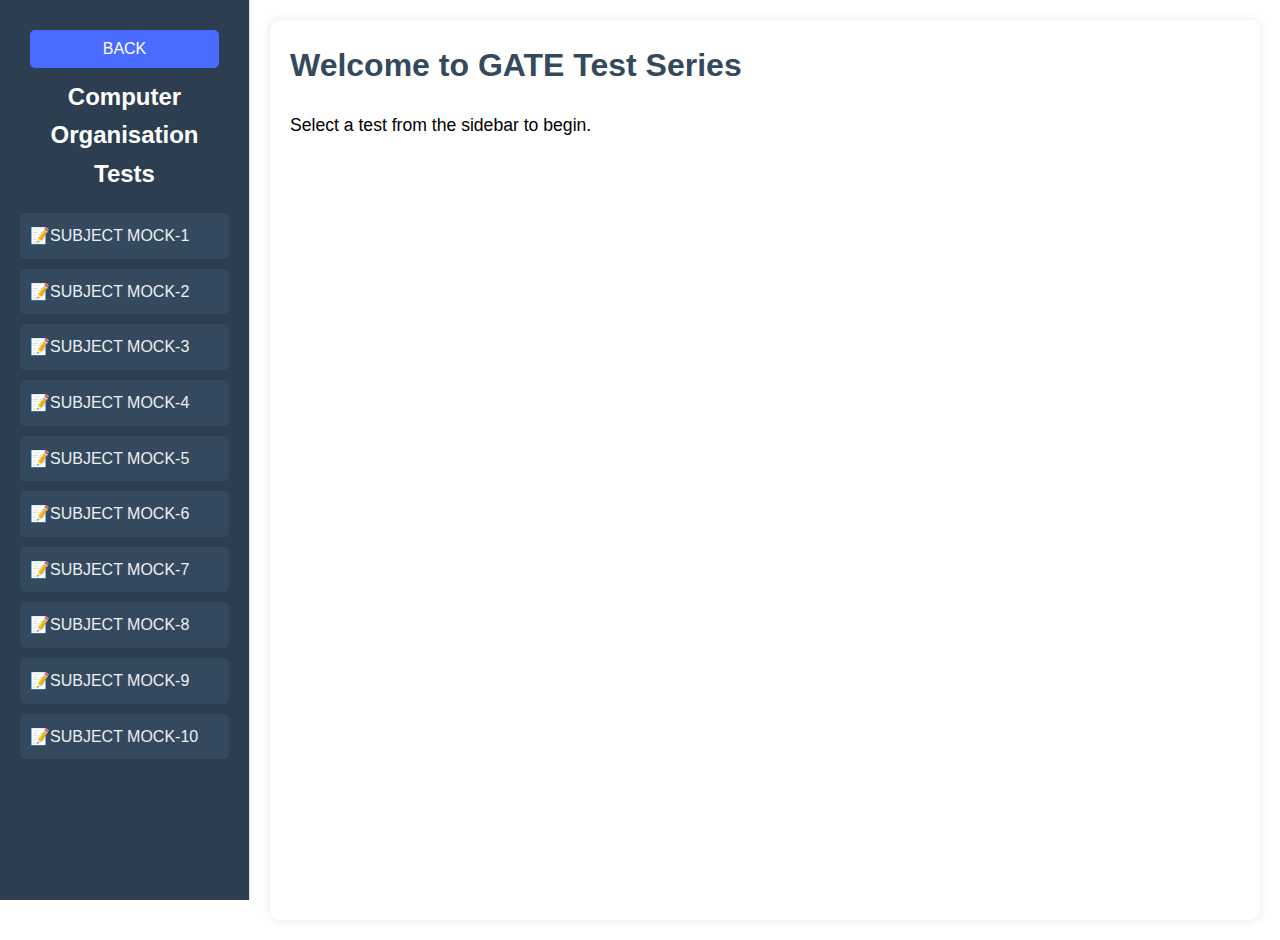
<file: subjectmock/coa/coa.html>
<!DOCTYPE html>
<html lang="en">
<head>
    <meta charset="UTF-8">
    <meta name="viewport" content="width=device-width, initial-scale=1.0">
    <title>GATE Test Series</title>
    <link rel="stylesheet" href="./coa.css">
<body>
    
    <div class="container">
        
        <!-- Sidebar -->
        <nav class="sidebar" style="display: block;">
            <!-- Add this inside the <nav class="sidebar"> section, right after the <h2> -->
<button id="dashboardBtn" class="sidebar-btn">BACK</button>
            
            <h2>Computer Organisation Tests</h2>
            <ul> 
                <li><a href="#" id="mocktest1">📝SUBJECT MOCK-1</a></li>
                <li><a href="#" id="mocktest2">📝SUBJECT MOCK-2</a></li>
                <li><a href="#" id="mocktest3">📝SUBJECT MOCK-3</a></li>
                <li><a href="#" id="mocktest4">📝SUBJECT MOCK-4</a></li>
                <li><a href="#" id="mocktest5">📝SUBJECT MOCK-5</a></li>
                <li><a href="#" id="mocktest6">📝SUBJECT MOCK-6</a></li>
                <li><a href="#" id="mocktest7">📝SUBJECT MOCK-7</a></li>
                <li><a href="#" id="mocktest8">📝SUBJECT MOCK-8</a></li>
                <li><a href="#" id="mocktest9">📝SUBJECT MOCK-9</a></li>
                <li><a href="#" id="mocktest10">📝SUBJECT MOCK-10</a></li>

            </ul>
        </nav>
      
        <!-- Main Content -->
        <div class="main-content">
            <div id="content">
                <h1>Welcome to GATE Test Series</h1>
            <p>Select a test from the sidebar to begin.</p>
            
            </div>
            

            <!-- Instruction Section -->
            <div id="instruction-section" style="display:none;">

               <h2> GATE Exam Instructions</h2>

                <p>Dear Candidates,</p>
                
                <p>  Please read the following instructions carefully before starting your GATE exam:</p>
                
               <ol>
                <li><b> Duration of the Exam:</b>The exam will last <b>50 minutes</b>. No extra time will be provided.</li>
                
                <li> <b>Number of Questions:</b> The paper contains a total of <b>25 questions</b>.</li>
                
               <li><b> Types of Questions:</b>
                 <ul>
                    <li><b> Multiple Choice Questions (MCQs): </b>Select the correct option from the given choices.</li>
                    <li><b>Numerical Answer Type (NAT):</b> Enter the correct numerical value.</li>
                    <li><b> Multiple Select Questions (MSQs):</b> There may be one or more correct options, select all that apply.</li>
                 </ul>
                </li>
                
               <li><b> Marking Scheme:</b>
               <ul>
                <li><b>  MCQs:</b>
                    <p><b> For 1-mark questions:</b></p>
                    <ul>
                        <li><b>Correct answer:</b> +1 mark</li>
                        <li><b> Wrong answer:</b> -0.33 mark (negative marking)</li>
                        <li><b> Unattempted:</b> No penalty (0 marks)</li>
                    </ul>
                    <p><b>For 2-mark questions:</b></p>
                    <ul>
                        <li><b> Correct answer:</b> +2 marks</li>
                
               <li><b> Wrong answer:</b> -0.66 mark (negative marking)</li>
                
               <li><b> Unattempted:</b> No penalty (0 marks)</li>
                    </ul>

                </li>
                <li><p><b>NAT Questions:</b></p>
                    <ul>
                        <li><b>Correct answer:</b>  +1 or +2 marks depending on the question.</li>
                
                <li><b>Wrong answer:</b>  No negative marking.</li>
                
                <li><b>Unattempted:</b> No penalty.</li>
                
                    </ul>

                </li>
                <li> <p><b> MSQs:</b></p>
                    <ul>
                        <li><b>Correct answer: </b>+1 or +2 marks depending on the question.</li>
                
                        <li><b>Wrong answer:</b>  No negative marking.</li>
                         
                        <li><b>Unattempted:</b>  No penalty.</li>
                         
                       <li><b> Unattempted Questions:</b> If you do not answer a question, no marks will be deducted.</li>   
                    </ul>

                </li>
               </ul>
                
               </li>
               <li><b>Final Submission:</b> Ensure to submit your exam within the given time. Any unsubmitted answers will be auto-submitted once the time is up.</li>
                
                <li><b>Review Questions:</b> You can navigate between questions during the exam. However, once time is up, you will not be able to make any changes.</li>
               </ol>
                
               <p> All the best for your exam!</p>

                <div>
                   <span> <input type="checkbox" id="consentCheckbox"> I have read and understood the instructions.I want to start my Exam.</span>
                </div>
                <button id="startTestBtn" disabled>Start</button>
            </div>

            <!-- Test Section -->
            <div id="test-section" style="display: none;">
                <h2>Mock Test </h2>
                <form id="questionForm">
                    <div id="question-container"></div>
                   <div id="image-container" style="text-align:center; margin-top:10px;"></div> <!-- Image will be displayed here -->

                    <button type="button" id="prevBtn" disabled>Previous</button>
                    <button type="button" id="nextsaveBtn">Save & Next</button>
                    <button type="button" id="nextBtn">Next</button>
                    <button type="submit" id="submitBtn">Submit Test</button>
                </form>
                <div id="timer"></div>
            </div>

            <!-- Result Section -->
            <div id="result-section" style="display: none;">
                <h2>Test Results</h2>
                <p id="score"></p>
                <p id="accuracy"></p>
                <button id="retryBtn">Retry Test</button>
            </div>
        </div>
    </div>
    <script src="./coa.js"></script>
</body>
</html>
</file>
<file: fullmock/fullmock.css>
/*Global Styles*/
* {
    margin: 0;
    padding: 0;
    box-sizing: border-box;
    font-family: 'Arial', sans-serif;
}

body {
  /*  background-color: #f4f4f4;*/
  /*  color: #333; */
    font-size: 16px;
    line-height: 1.6;
    color: #000000; /* Ensures text is fully black */
    font-weight: 400; /* Normal weight */
    background-color: #ffffff; /* Pure white background for contrast */
}

.container {
    display: flex;
    min-height: 100vh;
    color: #000000;
}

/* Sidebar */
.sidebar {
    background-color: #2c3e50;
    color:white;
    width: 250px;
    padding: 20px;
    display: flex;
    flex-direction: column;
    position: sticky;
    top: 0;
}

.sidebar h2 {
    text-align: center;
    font-size: 1.5rem;
    margin-bottom: 20px;
}

.sidebar ul {
    list-style: none;
}

.sidebar ul li {
    margin-bottom: 10px;
}

.sidebar ul li a {
    color: #ecf0f1;
    text-decoration: none;
    padding: 10px;
    display: block;
    background-color: #34495e;
    border-radius: 5px;
    transition: background-color 0.3s ease;
}

.sidebar ul li a:hover {
    background-color: #1abc9c;
}

/* Main Content */
.main-content {
    flex: 1;
    padding: 40px;
    background-color: #fff;
    box-shadow: 0 0 10px rgba(0, 0, 0, 0.1);
    margin: 20px;
    border-radius: 10px;
    color: #000000;
}

.main-content h1 {
    font-size: 2rem;
    margin-bottom: 20px;
    color: #34495e;
}

.main-content p {
    font-size: 1.1rem;
    margin-bottom: 20px;
    color: #000000;
}


/* Test Section */
#test-section {
    margin-top: 20px;
}



#prevBtn, #nextBtn, #nextsaveBtn, #submitBtn {
    background-color: #3498db;
    color: white;
    padding: 10px 20px;
    border: none;
    border-radius: 5px;
    cursor: pointer;
    transition: background-color 0.3s ease;
    margin-right: 10px;
}

#prevBtn:disabled, #nextBtn:disabled {
    background-color: #bdc3c7;
    cursor: not-allowed;
}

#prevBtn:hover:enabled, #nextBtn:hover:enabled, #reviewBtn:hover, #submitBtn:hover {
    background-color: #2980b9;
}

#timer {
    font-size: 1.1rem;
    font-weight: bold;
    color: #e74c3c;
    margin-top: 20px;
    color: #000000;
}


/* Results Section Styling */
#result-section {
    background-color: #ffffff;
    padding: 30px;
    border-radius: 15px;
    margin-top: 20px;
    box-shadow: 0 5px 15px rgba(0, 0, 0, 0.1);
}

.result-container {
    max-width: 900px;
    margin: 0 auto;
}

.result-container h2 {
    text-align: center;
    color: #2c3e50;
    font-size: 2rem;
    margin-bottom: 30px;
    padding-bottom: 15px;
    border-bottom: 1px solid #eee;
}

/* Summary Cards */
.result-summary {
    display: grid;
    grid-template-columns: repeat(auto-fit, minmax(200px, 1fr));
    gap: 20px;
    margin-bottom: 30px;
}

.summary-card {
    background: white;
    border-radius: 10px;
    padding: 20px;
    text-align: center;
    box-shadow: 0 3px 10px rgba(0, 0, 0, 0.08);
    transition: transform 0.3s ease;
}

.summary-card:hover {
    transform: translateY(-5px);
}

.summary-card.correct {
    border-top: 4px solid #2ecc71;
}

.summary-card.attempted {
    border-top: 4px solid #3498db;
}

.summary-card.total {
    border-top: 4px solid #9b59b6;
}

.summary-card.accuracy {
    border-top: 4px solid #f1c40f;
}

.summary-card .value {
    font-size: 2.5rem;
    font-weight: 700;
    margin-bottom: 5px;
}

.summary-card.correct .value {
    color: #2ecc71;
}

.summary-card.attempted .value {
    color: #3498db;
}

.summary-card.total .value {
    color: #9b59b6;
}

.summary-card.accuracy .value {
    color: #f1c40f;
}

.summary-card .label {
    font-size: 1rem;
    color: #7f8c8d;
}

/* Detailed Results */
.detailed-results {
    margin: 30px 0;
}

.detailed-results h3 {
    color: #2c3e50;
    margin-bottom: 20px;
    font-size: 1.5rem;
}

.questions-grid {
    display: grid;
    grid-template-columns: repeat(auto-fill, minmax(200px, 1fr));
    gap: 15px;
}

.question-result {
    padding: 15px;
    border-radius: 8px;
    background: #f9f9f9;
    transition: all 0.3s ease;
}

.question-result:hover {
    transform: scale(1.03);
    box-shadow: 0 3px 10px rgba(0, 0, 0, 0.1);
}

.question-result.correct {
    background: rgba(46, 204, 113, 0.1);
    border-left: 4px solid #2ecc71;
}

.question-result.wrong {
    background: rgba(231, 76, 60, 0.1);
    border-left: 4px solid #e74c3c;
}

.question-result.unattempted {
    background: rgba(149, 165, 166, 0.1);
    border-left: 4px solid #95a5a6;
}

.question-number {
    font-weight: bold;
    font-size: 1.1rem;
    margin-bottom: 5px;
    color: #2c3e50;
}

.question-status {
    font-weight: 500;
    margin-bottom: 8px;
}

.question-result.correct .question-status {
    color: #2ecc71;
}

.question-result.wrong .question-status {
    color: #e74c3c;
}

.question-result.unattempted .question-status {
    color: #95a5a6;
}

.answer-comparison {
    font-size: 0.9rem;
    margin-top: 8px;
    padding-top: 8px;
    border-top: 1px dashed #ddd;
}

.user-answer {
    display: block;
    color: #e74c3c;
}

.correct-answer {
    display: block;
    color: #2ecc71;
}

/* Action Buttons */
.action-buttons {
    display: flex;
    justify-content: center;
    gap: 20px;
    margin-top: 30px;
}

.btn {
    padding: 12px 25px;
    border: none;
    border-radius: 8px;
    font-size: 1rem;
    font-weight: 600;
    cursor: pointer;
    transition: all 0.3s ease;
}

.retry-btn {
    background-color: #3498db;
    color: white;
}

.review-btn {
    background-color: #9b59b6;
    color: white;
}

.btn:hover {
    transform: translateY(-2px);
    box-shadow: 0 5px 15px rgba(0, 0, 0, 0.1);
}

.retry-btn:hover {
    background-color: #2980b9;
}

.review-btn:hover {
    background-color: #8e44ad;
}

#timer {
    position: fixed;
    top: 20px;
    right: 20px;
    z-index: 1000;
}

.timer-container {
    background: #f8f9fa;
    padding: 10px 15px;
    border-radius: 5px;
    box-shadow: 0 2px 10px rgba(0,0,0,0.1);
    display: flex;
    align-items: center;
    gap: 10px;
}

.timer-label {
    font-size: 14px;
    color: #6c757d;
    font-weight: 500;
}

.time-display {
    font-family: 'Courier New', monospace;
    font-size: 20px;
    font-weight: bold;
    color: #28a745;
}

.time-display.blinking {
    animation: blink 1s infinite;
}

@keyframes blink {
    0% { opacity: 1; }
    50% { opacity: 0.5; }
    100% { opacity: 1; }
}
/* Main container styling */
.question-container {
    font-family: 'Segoe UI', Tahoma, Geneva, Verdana, sans-serif;
    max-width: 800px;
    margin: 20px auto;
    padding: 25px;
    background: #ffffff;
    border-radius: 10px;
    box-shadow: 0 2px 10px rgba(0, 0, 0, 0.1);
    color:black;
}

/* Question text styling */


/* Image styling */
.question-image {
    display: block;
    max-width: 100%;
    height: auto;
    margin: 15px auto;
    border-radius: 6px;
    box-shadow: 0 2px 5px rgba(0, 0, 0, 0.1);
    border: 1px solid #e0e0e0;
}

/* Answer container */
.answer-container {
    margin-top: 25px;
    padding-top: 15px;
    border-top: 1px solid #eee;
}

/* Numerical input styling */
.answer-input {
    width: 200px;
    padding: 12px 15px;
    font-size: 1rem;
    border: 2px solid #ddd;
    border-radius: 6px;
    transition: all 0.3s ease;
    background-color: #f9f9f9;
}

.answer-input:focus {
    border-color: #4a90e2;
    box-shadow: 0 0 0 3px rgba(74, 144, 226, 0.2);
    outline: none;
    background-color: #fff;
}

.answer-input::placeholder {
    color: #999;
}

/* Options styling */
.option-wrapper {
    margin: 12px 0;
    padding: 10px 15px;
    background-color: #f5f5f5;
    border-radius: 6px;
    transition: all 0.2s ease;
    color: #000000;
}

.option-wrapper:hover {
    background-color: #ebebeb;
}

.option-wrapper input[type="radio"],
.option-wrapper input[type="checkbox"] {
    transform: scale(1.2);
    margin-right: 12px;
    accent-color: #4a90e2;
}

.option-wrapper label {
    font-size: 1rem;
    color: #444;
    cursor: pointer;
    vertical-align: middle;
}

/* Responsive adjustments */
@media (max-width: 600px) {
    .question-container {
        padding: 15px;
        margin: 10px;
    }
    
    .answer-input {
        width: 100%;
    }
}

/* Focus states for accessibility */
.option-wrapper input:focus + label {
    outline: 2px solid #4a90e2;
    outline-offset: 2px;
} 
/* Enhanced Question Display */
#question-container {
    background: linear-gradient(145deg, #ffffff, #f8f9fa);
    border-radius: 15px;
    padding: 2rem;
    margin: 2rem 0;
    box-shadow: 0 8px 30px rgba(0, 0, 0, 0.12);
    border: 1px solid rgba(0, 0, 0, 0.05);
}

.question-header {
    position: relative;
    padding-bottom: 1.5rem;
    margin-bottom: 2rem;
}

.question-header::after {
    content: '';
    position: absolute;
    bottom: 0;
    left: 0;
    width: 60px;
    height: 3px;
    background: #3498db;
    border-radius: 2px;
}

.question-number {
    font-size: 1.4rem;
    color: #2c3e50;
    font-weight: 700;
    margin-bottom: 0.5rem;
}

.question-text {
    font-size: 1.2rem;
    line-height: 1.8;
    color: #34495e;
    margin-bottom: 2rem;
    font-weight: 500;
}

/* Enhanced Answer Options */
.answer-options {
    display: grid;
    gap: 1rem;
}

.option-container {
    position: relative;
    background: white;
    border-radius: 10px;
    padding: 1.25rem;
    transition: all 0.3s cubic-bezier(0.4, 0, 0.2, 1);
    border: 2px solid transparent;
    cursor: pointer;
    box-shadow: 0 3px 10px rgba(0, 0, 0, 0.05);
}

.option-container:hover {
    transform: translateY(-2px);
    box-shadow: 0 5px 15px rgba(0, 0, 0, 0.1);
    border-color: #3498db;
}

.option-container.selected {
    background: #f0f9ff;
    border-color: #3498db;
}

.option-label {
    display: flex;
    align-items: center;
    gap: 1rem;
    cursor: pointer;
}

.option-input {
    position: relative;
    width: 1.3em;
    height: 1.3em;
    margin: 0;
    cursor: pointer;
}

/* Custom Checkbox/Radio */
.option-input[type="radio"],
.option-input[type="checkbox"] {
    appearance: none;
    border: 2px solid #bdc3c7;
    border-radius: 50%;
}

.option-input[type="checkbox"] {
    border-radius: 4px;
}

.option-input:checked {
    background: #3498db;
    border-color: #3498db;
}

.option-input:checked::before {
    content: '';
    position: absolute;
    inset: 2px;
    background: white;
    border-radius: 50%;
}

.option-input[type="checkbox"]:checked::before {
    content: '✓';
    display: flex;
    align-items: center;
    justify-content: center;
    color: white;
    font-size: 0.9em;
    border-radius: 2px;
    background: transparent;
}

.option-text {
    font-size: 1.1rem;
    color: #2c3e50;
    font-weight: 500;
    flex-grow: 1;
}

/* Enhanced Numerical Input */
.numerical-input {
    width: 100%;
    max-width: 300px;
    padding: 1rem 1.5rem;
    font-size: 1.1rem;
    border: 2px solid #e0e0e0;
    border-radius: 8px;
    transition: all 0.3s ease;
    background: white;
    box-shadow: 0 2px 6px rgba(0, 0, 0, 0.05);
}

.numerical-input:focus {
    border-color: #3498db;
    box-shadow: 0 0 0 3px rgba(52, 152, 219, 0.2);
    outline: none;
}

.numerical-input::placeholder {
    color: #95a5a6;
    font-style: italic;
}

/* Image Enhancements */
.question-image {
    max-width: 100%;
    height: auto;
    border-radius: 12px;
    margin: 1.5rem 0;
    box-shadow: 0 5px 15px rgba(0, 0, 0, 0.1);
    border: 1px solid rgba(0, 0, 0, 0.08);
}

/* Progress Indicator Enhancements */
#progress {
    font-size: 1.1rem;
    color: #7f8c8d;
    font-weight: 600;
    margin: 1.5rem 0;
    padding: 0.8rem 1.2rem;
    background: #f8f9fa;
    border-radius: 8px;
    display: inline-block;
}

/* Answer Feedback Animation */
@keyframes checkmark {
    from { transform: scale(0); }
    to { transform: scale(1); }
}

.correct-answer-indicator {
    position: absolute;
    right: 1rem;
    top: 50%;
    transform: translateY(-50%);
    color: #2ecc71;
    animation: checkmark 0.3s ease-out;
}

/* Responsive Adjustments */
@media (max-width: 768px) {
    #question-container {
        padding: 1.5rem;
        margin: 1rem 0;
    }
    
    .question-text {
        font-size: 1.1rem;
    }
    
    .option-text {
        font-size: 1rem;
    }
    
    .numerical-input {
        font-size: 1rem;
    }
}

/* Hover Effects */
.option-container:hover .option-text {
    color: #2980b9;
}

.option-input:checked + .option-text {
    color: #3498db;
    font-weight: 600;
}

/* Focus States */
.option-container:focus-within {
    box-shadow: 0 0 0 3px rgba(52, 152, 219, 0.2);
}

/* Transition Effects */
#question-container {
    animation: fadeIn 0.4s ease-out;
}

@keyframes fadeIn {
    from { opacity: 0; transform: translateY(10px); }
    to { opacity: 1; transform: translateY(0); }
}

/* Enhanced Status Indicators */
.answer-status {
    display: flex;
    align-items: center;
    gap: 0.5rem;
    font-size: 0.9rem;
    margin-top: 1rem;
    padding: 0.5rem 1rem;
    border-radius: 6px;
}

.answered-status {
    background: rgba(52, 152, 219, 0.1);
    color: #3498db;
}

.unanswered-status {
    background: rgba(231, 76, 60, 0.1);
    color: #e74c3c;
}
/* Instruction Section Styling */
#instruction-section {
    font-family: 'Segoe UI', Tahoma, Geneva, Verdana, sans-serif;
    max-width: 800px;
    margin: 0 auto;
    padding: 20px;
    background-color: #f9f9f9;
    border-radius: 8px;
    box-shadow: 0 2px 10px rgba(0, 0, 0, 0.1);
    line-height: 1.6;
    color: #333;
}

#instruction-section h2 {
    color: #2c3e50;
    text-align: center;
    margin-bottom: 20px;
    padding-bottom: 10px;
    border-bottom: 2px solid #3498db;
}

#instruction-section p {
    margin-bottom: 15px;
}

#instruction-section ol, 
#instruction-section ul {
    margin-left: 20px;
    margin-bottom: 20px;
}

#instruction-section li {
    margin-bottom: 10px;
}

#instruction-section b {
    color: #2c3e50;
    font-weight: 600;
}

/* Nested lists styling */
#instruction-section ul ul,
#instruction-section ol ul {
    margin-left: 25px;
    margin-top: 5px;
}

/* Checkbox and button container */
#instruction-section > div {
    margin-top: 30px;
    padding-top: 20px;
    border-top: 1px solid #ddd;
    display: flex;
    flex-direction: column;
    align-items: center;
    gap: 15px;
}

/* Checkbox styling */
#consentCheckbox {
    transform: scale(1.2);
}

#instruction-section label {
    display: flex;
    align-items: center;
    font-weight: 500;
    cursor: pointer;
}

/* Start button styling */
#startTestBtn {
    background-color: #3498db;
    color: white;
    border: none;
    padding: 12px 25px;
    font-size: 16px;
    border-radius: 5px;
    cursor: pointer;
    transition: background-color 0.3s;
    font-weight: 600;
}

#startTestBtn:hover {
    background-color: #2980b9;
}

#startTestBtn:disabled {
    background-color: #95a5a6;
    cursor: not-allowed;
}

/* Responsive adjustments */
@media (max-width: 768px) {
    #instruction-section {
        padding: 15px;
        margin: 0 10px;
    }
    
    #instruction-section h2 {
        font-size: 20px;
    }
}

/* Highlight important instructions */
#instruction-section li > b {
    color: #e74c3c;
}

/* Visual hierarchy for nested lists */
#instruction-section ul ul li,
#instruction-section ol ul li {
    color: #555;
    font-size: 0.95em;
}

/* Spacing between sections */
#instruction-section > ol > li,
#instruction-section > ul > li {
    margin-bottom: 15px;
}

/* Special styling for important notes */
#instruction-section li:last-child {
    font-weight: 500;
    color: #2c3e50;
}

/* Time tracking styles */
.question-meta {
    display: flex;
    justify-content: space-between;
    align-items: center;
    margin-bottom: 5px;
}

.time-spent {
    font-size: 0.8rem;
    color: #555;
    background-color: #f0f0f0;
    padding: 3px 8px;
    border-radius: 12px;
    display: inline-flex;
    align-items: center;
}

.question-result.correct .time-spent {
    background-color: #e8f5e9;
    color: #2e7d32;
}

.question-result.incorrect .time-spent {
    background-color: #ffebee;
    color: #c62828;
}

.question-result.unattempted .time-spent {
    background-color: #e3f2fd;
    color: #1565c0;
}

.sidebar ul li a.active {
    background-color: #4a6bff;
    color: white;
}
/* Container styles */
.container-wrapper {
    display: flex;
    height: 100vh;
    overflow: hidden;
}

/* Sidebar styles */
.sidebar {
    width: 250px;
  /*  background-color: #f8f9fa;*/
    padding: 20px;
    border-right: 1px solid #dee2e6;
    overflow-y: auto; /* Scrollable only if content exceeds height */
    height: 100vh;
    position: sticky;
    top: 0;
    flex-shrink: 0;
}

/* Main content styles */
.main-content {
    flex: 1;
    padding: 20px;
    overflow-y: auto; /* Make main content scrollable */
    height: 100vh;
}

/* Responsive adjustments */
@media (max-width: 768px) {
    .container-wrapper {
        flex-direction: column;
    }
    
    .sidebar {
        width: 100%;
        height: auto;
        max-height: 200px;
        position: relative;
        overflow-y: visible; /* Instead of auto */
        height: auto;
        min-height: 100vh;
        box-shadow: 2px 0 5px rgba(0,0,0,0.1);
        z-index: 10;
    
    }
    
    .main-content {
        height: auto;
        scroll-behavior: smooth;
    }
}
html {
    scroll-behavior: smooth;
}


 button{
    justify-content: end;
    
    margin:20px;
    padding: 20px;
    border: 1px solid brown;
    
}
.sidebar-btn {
    display: block;
    width: 90%;
    padding: 10px;
    margin: 10px auto;
    background: #4a6bff;
    color: white;
    border: none;
    border-radius: 5px;
    cursor: pointer;
    font-size: 16px;
    text-align: center;
    transition: background 0.3s;
}

.sidebar-btn:hover {
    background: #3a5bef;
}
</file>
<file: pyqmock/pyq.css>
/*Global Styles*/
* {
    margin: 0;
    padding: 0;
    box-sizing: border-box;
    font-family: 'Arial', sans-serif;
}

body {
  /*  background-color: #f4f4f4;*/
  /*  color: #333; */
    font-size: 16px;
    line-height: 1.6;
    color: #000000; /* Ensures text is fully black */
    font-weight: 400; /* Normal weight */
    background-color: #ffffff; /* Pure white background for contrast */
}

.container {
    display: flex;
    min-height: 100vh;
    color: #000000;
}

/* Sidebar */
.sidebar {
    background-color: #2c3e50;
    color:white;
    width: 250px;
    padding: 20px;
    display: flex;
    flex-direction: column;
    position: sticky;
    top: 0;
}

.sidebar h2 {
    text-align: center;
    font-size: 1.5rem;
    margin-bottom: 20px;
}

.sidebar ul {
    list-style: none;
}

.sidebar ul li {
    margin-bottom: 10px;
}

.sidebar ul li a {
    color: #ecf0f1;
    text-decoration: none;
    padding: 10px;
    display: block;
    background-color: #34495e;
    border-radius: 5px;
    transition: background-color 0.3s ease;
}

.sidebar ul li a:hover {
    background-color: #1abc9c;
}

/* Main Content */
.main-content {
    flex: 1;
    padding: 40px;
    background-color: #fff;
    box-shadow: 0 0 10px rgba(0, 0, 0, 0.1);
    margin: 20px;
    border-radius: 10px;
    color: #000000;
}

.main-content h1 {
    font-size: 2rem;
    margin-bottom: 20px;
    color: #34495e;
}

.main-content p {
    font-size: 1.1rem;
    margin-bottom: 20px;
    color: #000000;
}


/* Test Section */
#test-section {
    margin-top: 20px;
}



#prevBtn, #nextBtn, #nextsaveBtn, #submitBtn {
    background-color: #3498db;
    color: white;
    padding: 10px 20px;
    border: none;
    border-radius: 5px;
    cursor: pointer;
    transition: background-color 0.3s ease;
    margin-right: 10px;
}

#prevBtn:disabled, #nextBtn:disabled {
    background-color: #bdc3c7;
    cursor: not-allowed;
}

#prevBtn:hover:enabled, #nextBtn:hover:enabled, #reviewBtn:hover, #submitBtn:hover {
    background-color: #2980b9;
}

#timer {
    font-size: 1.1rem;
    font-weight: bold;
    color: #e74c3c;
    margin-top: 20px;
    color: #000000;
}


/* Results Section Styling */
#result-section {
    background-color: #ffffff;
    padding: 30px;
    border-radius: 15px;
    margin-top: 20px;
    box-shadow: 0 5px 15px rgba(0, 0, 0, 0.1);
}

.result-container {
    max-width: 900px;
    margin: 0 auto;
}

.result-container h2 {
    text-align: center;
    color: #2c3e50;
    font-size: 2rem;
    margin-bottom: 30px;
    padding-bottom: 15px;
    border-bottom: 1px solid #eee;
}

/* Summary Cards */
.result-summary {
    display: grid;
    grid-template-columns: repeat(auto-fit, minmax(200px, 1fr));
    gap: 20px;
    margin-bottom: 30px;
}

.summary-card {
    background: white;
    border-radius: 10px;
    padding: 20px;
    text-align: center;
    box-shadow: 0 3px 10px rgba(0, 0, 0, 0.08);
    transition: transform 0.3s ease;
}

.summary-card:hover {
    transform: translateY(-5px);
}

.summary-card.correct {
    border-top: 4px solid #2ecc71;
}

.summary-card.attempted {
    border-top: 4px solid #3498db;
}

.summary-card.total {
    border-top: 4px solid #9b59b6;
}

.summary-card.accuracy {
    border-top: 4px solid #f1c40f;
}

.summary-card .value {
    font-size: 2.5rem;
    font-weight: 700;
    margin-bottom: 5px;
}

.summary-card.correct .value {
    color: #2ecc71;
}

.summary-card.attempted .value {
    color: #3498db;
}

.summary-card.total .value {
    color: #9b59b6;
}

.summary-card.accuracy .value {
    color: #f1c40f;
}

.summary-card .label {
    font-size: 1rem;
    color: #7f8c8d;
}

/* Detailed Results */
.detailed-results {
    margin: 30px 0;
}

.detailed-results h3 {
    color: #2c3e50;
    margin-bottom: 20px;
    font-size: 1.5rem;
}

.questions-grid {
    display: grid;
    grid-template-columns: repeat(auto-fill, minmax(200px, 1fr));
    gap: 15px;
}

.question-result {
    padding: 15px;
    border-radius: 8px;
    background: #f9f9f9;
    transition: all 0.3s ease;
}

.question-result:hover {
    transform: scale(1.03);
    box-shadow: 0 3px 10px rgba(0, 0, 0, 0.1);
}

.question-result.correct {
    background: rgba(46, 204, 113, 0.1);
    border-left: 4px solid #2ecc71;
}

.question-result.wrong {
    background: rgba(231, 76, 60, 0.1);
    border-left: 4px solid #e74c3c;
}

.question-result.unattempted {
    background: rgba(149, 165, 166, 0.1);
    border-left: 4px solid #95a5a6;
}

.question-number {
    font-weight: bold;
    font-size: 1.1rem;
    margin-bottom: 5px;
    color: #2c3e50;
}

.question-status {
    font-weight: 500;
    margin-bottom: 8px;
}

.question-result.correct .question-status {
    color: #2ecc71;
}

.question-result.wrong .question-status {
    color: #e74c3c;
}

.question-result.unattempted .question-status {
    color: #95a5a6;
}

.answer-comparison {
    font-size: 0.9rem;
    margin-top: 8px;
    padding-top: 8px;
    border-top: 1px dashed #ddd;
}

.user-answer {
    display: block;
    color: #e74c3c;
}

.correct-answer {
    display: block;
    color: #2ecc71;
}

/* Action Buttons */
.action-buttons {
    display: flex;
    justify-content: center;
    gap: 20px;
    margin-top: 30px;
}

.btn {
    padding: 12px 25px;
    border: none;
    border-radius: 8px;
    font-size: 1rem;
    font-weight: 600;
    cursor: pointer;
    transition: all 0.3s ease;
}

.retry-btn {
    background-color: #3498db;
    color: white;
}

.review-btn {
    background-color: #9b59b6;
    color: white;
}

.btn:hover {
    transform: translateY(-2px);
    box-shadow: 0 5px 15px rgba(0, 0, 0, 0.1);
}

.retry-btn:hover {
    background-color: #2980b9;
}

.review-btn:hover {
    background-color: #8e44ad;
}

#timer {
    position: fixed;
    top: 20px;
    right: 20px;
    z-index: 1000;
}

.timer-container {
    background: #f8f9fa;
    padding: 10px 15px;
    border-radius: 5px;
    box-shadow: 0 2px 10px rgba(0,0,0,0.1);
    display: flex;
    align-items: center;
    gap: 10px;
}

.timer-label {
    font-size: 14px;
    color: #6c757d;
    font-weight: 500;
}

.time-display {
    font-family: 'Courier New', monospace;
    font-size: 20px;
    font-weight: bold;
    color: #28a745;
}

.time-display.blinking {
    animation: blink 1s infinite;
}

@keyframes blink {
    0% { opacity: 1; }
    50% { opacity: 0.5; }
    100% { opacity: 1; }
}
/* Main container styling */
.question-container {
    font-family: 'Segoe UI', Tahoma, Geneva, Verdana, sans-serif;
    max-width: 800px;
    margin: 20px auto;
    padding: 25px;
    background: #ffffff;
    border-radius: 10px;
    box-shadow: 0 2px 10px rgba(0, 0, 0, 0.1);
    color:black;
}

/* Question text styling */


/* Image styling */
.question-image {
    display: block;
    max-width: 100%;
    height: auto;
    margin: 15px auto;
    border-radius: 6px;
    box-shadow: 0 2px 5px rgba(0, 0, 0, 0.1);
    border: 1px solid #e0e0e0;
}

/* Answer container */
.answer-container {
    margin-top: 25px;
    padding-top: 15px;
    border-top: 1px solid #eee;
}

/* Numerical input styling */
.answer-input {
    width: 200px;
    padding: 12px 15px;
    font-size: 1rem;
    border: 2px solid #ddd;
    border-radius: 6px;
    transition: all 0.3s ease;
    background-color: #f9f9f9;
}

.answer-input:focus {
    border-color: #4a90e2;
    box-shadow: 0 0 0 3px rgba(74, 144, 226, 0.2);
    outline: none;
    background-color: #fff;
}

.answer-input::placeholder {
    color: #999;
}

/* Options styling */
.option-wrapper {
    margin: 12px 0;
    padding: 10px 15px;
    background-color: #f5f5f5;
    border-radius: 6px;
    transition: all 0.2s ease;
    color: #000000;
}

.option-wrapper:hover {
    background-color: #ebebeb;
}

.option-wrapper input[type="radio"],
.option-wrapper input[type="checkbox"] {
    transform: scale(1.2);
    margin-right: 12px;
    accent-color: #4a90e2;
}

.option-wrapper label {
    font-size: 1rem;
    color: #444;
    cursor: pointer;
    vertical-align: middle;
}

/* Responsive adjustments */
@media (max-width: 600px) {
    .question-container {
        padding: 15px;
        margin: 10px;
    }
    
    .answer-input {
        width: 100%;
    }
}

/* Focus states for accessibility */
.option-wrapper input:focus + label {
    outline: 2px solid #4a90e2;
    outline-offset: 2px;
} 
/* Enhanced Question Display */
#question-container {
    background: linear-gradient(145deg, #ffffff, #f8f9fa);
    border-radius: 15px;
    padding: 2rem;
    margin: 2rem 0;
    box-shadow: 0 8px 30px rgba(0, 0, 0, 0.12);
    border: 1px solid rgba(0, 0, 0, 0.05);
}

.question-header {
    position: relative;
    padding-bottom: 1.5rem;
    margin-bottom: 2rem;
}

.question-header::after {
    content: '';
    position: absolute;
    bottom: 0;
    left: 0;
    width: 60px;
    height: 3px;
    background: #3498db;
    border-radius: 2px;
}

.question-number {
    font-size: 1.4rem;
    color: #2c3e50;
    font-weight: 700;
    margin-bottom: 0.5rem;
}

.question-text {
    font-size: 1.2rem;
    line-height: 1.8;
    color: #34495e;
    margin-bottom: 2rem;
    font-weight: 500;
}

/* Enhanced Answer Options */
.answer-options {
    display: grid;
    gap: 1rem;
}

.option-container {
    position: relative;
    background: white;
    border-radius: 10px;
    padding: 1.25rem;
    transition: all 0.3s cubic-bezier(0.4, 0, 0.2, 1);
    border: 2px solid transparent;
    cursor: pointer;
    box-shadow: 0 3px 10px rgba(0, 0, 0, 0.05);
}

.option-container:hover {
    transform: translateY(-2px);
    box-shadow: 0 5px 15px rgba(0, 0, 0, 0.1);
    border-color: #3498db;
}

.option-container.selected {
    background: #f0f9ff;
    border-color: #3498db;
}

.option-label {
    display: flex;
    align-items: center;
    gap: 1rem;
    cursor: pointer;
}

.option-input {
    position: relative;
    width: 1.3em;
    height: 1.3em;
    margin: 0;
    cursor: pointer;
}

/* Custom Checkbox/Radio */
.option-input[type="radio"],
.option-input[type="checkbox"] {
    appearance: none;
    border: 2px solid #bdc3c7;
    border-radius: 50%;
}

.option-input[type="checkbox"] {
    border-radius: 4px;
}

.option-input:checked {
    background: #3498db;
    border-color: #3498db;
}

.option-input:checked::before {
    content: '';
    position: absolute;
    inset: 2px;
    background: white;
    border-radius: 50%;
}

.option-input[type="checkbox"]:checked::before {
    content: '✓';
    display: flex;
    align-items: center;
    justify-content: center;
    color: white;
    font-size: 0.9em;
    border-radius: 2px;
    background: transparent;
}

.option-text {
    font-size: 1.1rem;
    color: #2c3e50;
    font-weight: 500;
    flex-grow: 1;
}

/* Enhanced Numerical Input */
.numerical-input {
    width: 100%;
    max-width: 300px;
    padding: 1rem 1.5rem;
    font-size: 1.1rem;
    border: 2px solid #e0e0e0;
    border-radius: 8px;
    transition: all 0.3s ease;
    background: white;
    box-shadow: 0 2px 6px rgba(0, 0, 0, 0.05);
}

.numerical-input:focus {
    border-color: #3498db;
    box-shadow: 0 0 0 3px rgba(52, 152, 219, 0.2);
    outline: none;
}

.numerical-input::placeholder {
    color: #95a5a6;
    font-style: italic;
}

/* Image Enhancements */
.question-image {
    max-width: 100%;
    height: auto;
    border-radius: 12px;
    margin: 1.5rem 0;
    box-shadow: 0 5px 15px rgba(0, 0, 0, 0.1);
    border: 1px solid rgba(0, 0, 0, 0.08);
}

/* Progress Indicator Enhancements */
#progress {
    font-size: 1.1rem;
    color: #7f8c8d;
    font-weight: 600;
    margin: 1.5rem 0;
    padding: 0.8rem 1.2rem;
    background: #f8f9fa;
    border-radius: 8px;
    display: inline-block;
}

/* Answer Feedback Animation */
@keyframes checkmark {
    from { transform: scale(0); }
    to { transform: scale(1); }
}

.correct-answer-indicator {
    position: absolute;
    right: 1rem;
    top: 50%;
    transform: translateY(-50%);
    color: #2ecc71;
    animation: checkmark 0.3s ease-out;
}

/* Responsive Adjustments */
@media (max-width: 768px) {
    #question-container {
        padding: 1.5rem;
        margin: 1rem 0;
    }
    
    .question-text {
        font-size: 1.1rem;
    }
    
    .option-text {
        font-size: 1rem;
    }
    
    .numerical-input {
        font-size: 1rem;
    }
}

/* Hover Effects */
.option-container:hover .option-text {
    color: #2980b9;
}

.option-input:checked + .option-text {
    color: #3498db;
    font-weight: 600;
}

/* Focus States */
.option-container:focus-within {
    box-shadow: 0 0 0 3px rgba(52, 152, 219, 0.2);
}

/* Transition Effects */
#question-container {
    animation: fadeIn 0.4s ease-out;
}

@keyframes fadeIn {
    from { opacity: 0; transform: translateY(10px); }
    to { opacity: 1; transform: translateY(0); }
}

/* Enhanced Status Indicators */
.answer-status {
    display: flex;
    align-items: center;
    gap: 0.5rem;
    font-size: 0.9rem;
    margin-top: 1rem;
    padding: 0.5rem 1rem;
    border-radius: 6px;
}

.answered-status {
    background: rgba(52, 152, 219, 0.1);
    color: #3498db;
}

.unanswered-status {
    background: rgba(231, 76, 60, 0.1);
    color: #e74c3c;
}
/* Instruction Section Styling */
#instruction-section {
    font-family: 'Segoe UI', Tahoma, Geneva, Verdana, sans-serif;
    max-width: 800px;
    margin: 0 auto;
    padding: 20px;
    background-color: #f9f9f9;
    border-radius: 8px;
    box-shadow: 0 2px 10px rgba(0, 0, 0, 0.1);
    line-height: 1.6;
    color: #333;
}

#instruction-section h2 {
    color: #2c3e50;
    text-align: center;
    margin-bottom: 20px;
    padding-bottom: 10px;
    border-bottom: 2px solid #3498db;
}

#instruction-section p {
    margin-bottom: 15px;
}

#instruction-section ol, 
#instruction-section ul {
    margin-left: 20px;
    margin-bottom: 20px;
}

#instruction-section li {
    margin-bottom: 10px;
}

#instruction-section b {
    color: #2c3e50;
    font-weight: 600;
}

/* Nested lists styling */
#instruction-section ul ul,
#instruction-section ol ul {
    margin-left: 25px;
    margin-top: 5px;
}

/* Checkbox and button container */
#instruction-section > div {
    margin-top: 30px;
    padding-top: 20px;
    border-top: 1px solid #ddd;
    display: flex;
    flex-direction: column;
    align-items: center;
    gap: 15px;
}

/* Checkbox styling */
#consentCheckbox {
    transform: scale(1.2);
}

#instruction-section label {
    display: flex;
    align-items: center;
    font-weight: 500;
    cursor: pointer;
}

/* Start button styling */
#startTestBtn {
    background-color: #3498db;
    color: white;
    border: none;
    padding: 12px 25px;
    font-size: 16px;
    border-radius: 5px;
    cursor: pointer;
    transition: background-color 0.3s;
    font-weight: 600;
}

#startTestBtn:hover {
    background-color: #2980b9;
}

#startTestBtn:disabled {
    background-color: #95a5a6;
    cursor: not-allowed;
}

/* Responsive adjustments */
@media (max-width: 768px) {
    #instruction-section {
        padding: 15px;
        margin: 0 10px;
    }
    
    #instruction-section h2 {
        font-size: 20px;
    }
}

/* Highlight important instructions */
#instruction-section li > b {
    color: #e74c3c;
}

/* Visual hierarchy for nested lists */
#instruction-section ul ul li,
#instruction-section ol ul li {
    color: #555;
    font-size: 0.95em;
}

/* Spacing between sections */
#instruction-section > ol > li,
#instruction-section > ul > li {
    margin-bottom: 15px;
}

/* Special styling for important notes */
#instruction-section li:last-child {
    font-weight: 500;
    color: #2c3e50;
}

/* Time tracking styles */
.question-meta {
    display: flex;
    justify-content: space-between;
    align-items: center;
    margin-bottom: 5px;
}

.time-spent {
    font-size: 0.8rem;
    color: #555;
    background-color: #f0f0f0;
    padding: 3px 8px;
    border-radius: 12px;
    display: inline-flex;
    align-items: center;
}

.question-result.correct .time-spent {
    background-color: #e8f5e9;
    color: #2e7d32;
}

.question-result.incorrect .time-spent {
    background-color: #ffebee;
    color: #c62828;
}

.question-result.unattempted .time-spent {
    background-color: #e3f2fd;
    color: #1565c0;
}

.sidebar ul li a.active {
    background-color: #4a6bff;
    color: white;
}
/* Container styles */
.container-wrapper {
    display: flex;
    height: 100vh;
    overflow: hidden;
}

/* Sidebar styles */
.sidebar {
    width: 250px;
  /*  background-color: #f8f9fa;*/
    padding: 20px;
    border-right: 1px solid #dee2e6;
    overflow-y: auto; /* Scrollable only if content exceeds height */
    height: 100vh;
    position: sticky;
    top: 0;
    flex-shrink: 0;
}

/* Main content styles */
.main-content {
    flex: 1;
    padding: 20px;
    overflow-y: auto; /* Make main content scrollable */
    height: 100vh;
}

/* Responsive adjustments */
@media (max-width: 768px) {
    .container-wrapper {
        flex-direction: column;
    }
    
    .sidebar {
        width: 100%;
        height: auto;
        max-height: 200px;
        position: relative;
        overflow-y: visible; /* Instead of auto */
        height: auto;
        min-height: 100vh;
        box-shadow: 2px 0 5px rgba(0,0,0,0.1);
        z-index: 10;
    
    }
    
    .main-content {
        height: auto;
        scroll-behavior: smooth;
    }
}
html {
    scroll-behavior: smooth;
}


 button{
    justify-content: end;
    
    margin:20px;
    padding: 20px;
    border: 1px solid brown;
    
}
.sidebar-btn {
    display: block;
    width: 90%;
    padding: 10px;
    margin: 10px auto;
    background: #4a6bff;
    color: white;
    border: none;
    border-radius: 5px;
    cursor: pointer;
    font-size: 16px;
    text-align: center;
    transition: background 0.3s;
}

.sidebar-btn:hover {
    background: #3a5bef;
}
</file>
<file: subjectmock/style.css>
:root {
    --primary-color: #4a6bff;
    --secondary-color: #6c5ce7;
    --accent-color: #00cec9;
    --light-bg: #f5f7fa;
    --dark-text: #2c3e50;
    --light-text: #7f8c8d;
    --white: #ffffff;
    --shadow: 0 4px 15px rgba(0, 0, 0, 0.1);
}

* {
    margin: 0;
    padding: 0;
    box-sizing: border-box;
    font-family: 'Segoe UI', Tahoma, Geneva, Verdana, sans-serif;
}

body {
    background-color: var(--light-bg);
    color: var(--dark-text);
    line-height: 1.6;
    padding: 20px;
}

.container {
    max-width: 1200px;
    margin: 0 auto;
}

header {
    text-align: center;
    margin-bottom: 40px;
    padding: 20px 0;
}

header h1 {
    font-size: 2.5rem;
    color: var(--primary-color);
    margin-bottom: 10px;
}

header p {
    color: var(--light-text);
    font-size: 1.1rem;
}

.subject-selection {
    display: grid;
    grid-template-columns: repeat(auto-fill, minmax(300px, 1fr));
    gap: 25px;
    margin-bottom: 40px;
}

.subject-card {
    background: var(--white);
    border-radius: 10px;
    padding: 25px;
    box-shadow: var(--shadow);
    transition: transform 0.3s ease, box-shadow 0.3s ease;
    position: relative;
    overflow: hidden;
    cursor: pointer;
}

.subject-card:hover {
    transform: translateY(-5px);
    box-shadow: 0 10px 25px rgba(0, 0, 0, 0.15);
}

.subject-card.selected {
    border: 3px solid var(--primary-color);
    background-color: #f0f4ff;
}

.subject-card h3 {
    color: var(--primary-color);
    margin-bottom: 15px;
    font-size: 1.4rem;
}

.subject-card p {
    color: var(--light-text);
    margin-bottom: 20px;
}

.subject-card .topics {
    margin-bottom: 20px;
}

.subject-card .topics span {
    display: inline-block;
    background-color: #eef2ff;
    color: var(--primary-color);
    padding: 5px 10px;
    border-radius: 20px;
    font-size: 0.8rem;
    margin-right: 8px;
    margin-bottom: 8px;
}

.subject-card .btn {
    display: inline-block;
    background-color: var(--primary-color);
    color: white;
    padding: 10px 20px;
    border-radius: 5px;
    text-decoration: none;
    font-weight: 500;
    transition: background-color 0.3s ease;
}

.subject-card .btn:hover {
    background-color: var(--secondary-color);
}

.subject-card::before {
    content: '';
    position: absolute;
    top: 0;
    left: 0;
    width: 5px;
    height: 100%;
    background: linear-gradient(to bottom, var(--primary-color), var(--accent-color));
}

.test-options {
    background: var(--white);
    border-radius: 10px;
    padding: 30px;
    box-shadow: var(--shadow);
    margin-top: 40px;
    text-align: center;
}

.test-options h2 {
    color: var(--primary-color);
    margin-bottom: 20px;
}

.start-test-btn {
    display: inline-block;
    width: 200px;
    margin: 20px auto 0;
    background: linear-gradient(to right, var(--primary-color), var(--secondary-color));
    color: white;
    padding: 12px 25px;
    border: none;
    border-radius: 30px;
    font-size: 1.1rem;
    font-weight: 500;
    cursor: pointer;
    transition: transform 0.3s ease, box-shadow 0.3s ease;
    text-decoration: none;
}

.start-test-btn:hover {
    transform: translateY(-3px);
    box-shadow: 0 10px 20px rgba(74, 107, 255, 0.3);
}

.start-test-btn:disabled {
    background: #cccccc;
    cursor: not-allowed;
    transform: none;
    box-shadow: none;
}

.selection-info {
    color: var(--primary-color);
    font-weight: 500;
    margin-bottom: 15px;
    min-height: 24px;
}

@media (max-width: 768px) {
    .subject-selection {
        grid-template-columns: 1fr;
    }
    
    header h1 {
        font-size: 2rem;
    }
    
    .test-options {
        padding: 20px;
    }
}
/* Dashboard Button Styles */
.dashboard-btn {
    display: inline-flex;
    align-items: center;
    justify-content: center;
    padding: 12px 20px;
    margin: 15px 0;
    background: #4a6bff;
    color: white;
    border: none;
    border-radius: 8px;
    font-size: 16px;
    font-weight: 500;
    cursor: pointer;
    transition: all 0.3s ease;
    box-shadow: 0 2px 5px rgba(0,0,0,0.1);
    gap: 8px;
}

.dashboard-btn:hover {
    background: #3a5bef;
    transform: translateY(-2px);
    box-shadow: 0 4px 8px rgba(0,0,0,0.15);
}

.dashboard-btn:active {
    transform: translateY(0);
    box-shadow: 0 2px 3px rgba(0,0,0,0.1);
}

/* If you want it to stand out more in the header */
header .dashboard-btn {
    position: absolute;
    top: 20px;
    right: 20px;
    background: #ffffff;
    color: #4a6bff;
    border: 2px solid #4a6bff;
}

header .dashboard-btn:hover {
    background: #4a6bff;
    color: white;
}
</file>
<file: pyqmock/syllabus/style.css>
/* Base Styles */
  body {
    font-family: 'Segoe UI', Tahoma, Geneva, Verdana, sans-serif;
    background-color: #f5f7fa;
    margin: 0;
    padding: 20px;
    color: #2c3e50;
    line-height: 1.6;
}

/* Syllabus Container */
.syllabus-container {
    max-width: 800px;
    margin: 0 auto;
    background: white;
    border-radius: 10px;
    box-shadow: 0 4px 15px rgba(0, 0, 0, 0.1);
    padding: 30px;
    animation: fadeIn 0.5s ease-out;
}

/* Header */
.syllabus-container h2 {
    color: #2c3e50;
    text-align: center;
    margin-bottom: 25px;
    padding-bottom: 15px;
    border-bottom: 2px solid #4a6bff;
    font-size: 28px;
}

/* Syllabus List */
.syllabus-container ol {
    counter-reset: syllabus-counter;
    padding-left: 0;
}

.syllabus-container li {
    position: relative;
    list-style: none;
    padding: 15px 15px 15px 60px;
    margin-bottom: 10px;
    background-color: #f8f9fa;
    border-radius: 8px;
    transition: all 0.3s ease;
    font-size: 16px;
    border-left: 4px solid transparent;
    cursor: pointer;
}

.syllabus-container li:hover {
    background-color: #eef2ff;
    transform: translateX(5px);
    border-left: 4px solid #4a6bff;
}

.syllabus-container li::before {
    counter-increment: syllabus-counter;
    content: counter(syllabus-counter);
    position: absolute;
    left: 15px;
    top: 50%;
    transform: translateY(-50%);
    background: #4a6bff;
    color: white;
    width: 30px;
    height: 30px;
    border-radius: 50%;
    display: flex;
    align-items: center;
    justify-content: center;
    font-weight: bold;
    box-shadow: 0 2px 5px rgba(74, 107, 255, 0.3);
}

/* Alternate colors for odd/even items */
.syllabus-container li:nth-child(odd)::before {
    background: #4a6bff;
}

.syllabus-container li:nth-child(even)::before {
    background: #6c5ce7;
}

/* Subject Detail Modal */
.subject-modal {
    display: none;
    position: fixed;
    top: 0;
    left: 0;
    width: 100%;
    height: 100%;
    background-color: rgba(0,0,0,0.7);
    z-index: 1000;
    justify-content: center;
    align-items: center;
    animation: fadeIn 0.3s ease-out;
}

.modal-content {
    background: white;
    width: 80%;
    max-width: 700px;
    max-height: 80vh;
    border-radius: 10px;
    padding: 30px;
    box-shadow: 0 5px 30px rgba(0,0,0,0.3);
    overflow-y: auto;
    position: relative;
}

.close-modal {
    position: absolute;
    top: 15px;
    right: 20px;
    font-size: 24px;
    cursor: pointer;
    color: #7f8c8d;
    transition: color 0.3s;
}

.close-modal:hover {
    color: #e74c3c;
}

.subject-header {
    display: flex;
    align-items: center;
    margin-bottom: 20px;
    padding-bottom: 15px;
    border-bottom: 2px solid #f1f1f1;
}

.subject-number {
    background: #4a6bff;
    color: white;
    width: 40px;
    height: 40px;
    border-radius: 50%;
    display: flex;
    align-items: center;
    justify-content: center;
    font-weight: bold;
    margin-right: 15px;
    flex-shrink: 0;
}

.subject-title {
    font-size: 24px;
    margin: 0;
    color: #2c3e50;
}

.subject-details {
    margin-top: 20px;
}

.topics-list {
    columns: 2;
    column-gap: 30px;
}

.topics-list li {
    margin-bottom: 8px;
    break-inside: avoid;
    padding-left: 20px;
    position: relative;
}

.topics-list li::before {
    content: "•";
    color: #4a6bff;
    font-weight: bold;
    position: absolute;
    left: 0;
}

/* Animation */
@keyframes fadeIn {
    from { opacity: 0; transform: translateY(20px); }
    to { opacity: 1; transform: translateY(0); }
}

/* Responsive Design */
@media (max-width: 768px) {
    .syllabus-container {
        padding: 20px;
        margin: 0 15px;
    }
    
    .syllabus-container h2 {
        font-size: 24px;
    }
    
    .syllabus-container li {
        padding: 12px 12px 12px 50px;
        font-size: 15px;
    }
    
    .syllabus-container li::before {
        width: 25px;
        height: 25px;
        font-size: 14px;
    }

    .modal-content {
        width: 90%;
        padding: 20px;
    }

    .topics-list {
        columns: 1;
    }
}

/* Dashboard Button Styles */
.dashboard-btn {
    display: inline-flex;
    align-items: center;
    justify-content: center;
    padding: 12px 20px;
    margin: 15px 0;
    background: #4a6bff;
    color: white;
    border: none;
    border-radius: 8px;
    font-size: 16px;
    font-weight: 500;
    cursor: pointer;
    transition: all 0.3s ease;
    box-shadow: 0 2px 5px rgba(0,0,0,0.1);
    gap: 8px;
}

.dashboard-btn:hover {
    background: #3a5bef;
    transform: translateY(-2px);
    box-shadow: 0 4px 8px rgba(0,0,0,0.15);
}

.dashboard-btn:active {
    transform: translateY(0);
    box-shadow: 0 2px 3px rgba(0,0,0,0.1);
}

/* If you want it to stand out more in the header */
header .dashboard-btn {
    position: absolute;
    top: 20px;
    right: 20px;
    background: #ffffff;
    color: #4a6bff;
    border: 2px solid #4a6bff;
}

header .dashboard-btn:hover {
    background: #4a6bff;
    color: white;
}
</file>
<file: subjectmock/coa/coa.css>
/*Global Styles*/
* {
    margin: 0;
    padding: 0;
    box-sizing: border-box;
    font-family: 'Arial', sans-serif;
}

body {
  /*  background-color: #f4f4f4;*/
  /*  color: #333; */
    font-size: 16px;
    line-height: 1.6;
    color: #000000; /* Ensures text is fully black */
    font-weight: 400; /* Normal weight */
    background-color: #ffffff; /* Pure white background for contrast */
}

.container {
    display: flex;
    min-height: 100vh;
    color: #000000;
}

/* Sidebar */
.sidebar {
    background-color: #2c3e50;
    color:white;
    width: 250px;
    padding: 20px;
    display: flex;
    flex-direction: column;
    position: sticky;
    top: 0;
}

.sidebar h2 {
    text-align: center;
    font-size: 1.5rem;
    margin-bottom: 20px;
}

.sidebar ul {
    list-style: none;
}

.sidebar ul li {
    margin-bottom: 10px;
}

.sidebar ul li a {
    color: #ecf0f1;
    text-decoration: none;
    padding: 10px;
    display: block;
    background-color: #34495e;
    border-radius: 5px;
    transition: background-color 0.3s ease;
}

.sidebar ul li a:hover {
    background-color: #1abc9c;
}

/* Main Content */
.main-content {
    flex: 1;
    padding: 40px;
    background-color: #fff;
    box-shadow: 0 0 10px rgba(0, 0, 0, 0.1);
    margin: 20px;
    border-radius: 10px;
    color: #000000;
}

.main-content h1 {
    font-size: 2rem;
    margin-bottom: 20px;
    color: #34495e;
}

.main-content p {
    font-size: 1.1rem;
    margin-bottom: 20px;
    color: #000000;
}


/* Test Section */
#test-section {
    margin-top: 20px;
}



#prevBtn, #nextBtn, #nextsaveBtn, #submitBtn {
    background-color: #3498db;
    color: white;
    padding: 10px 20px;
    border: none;
    border-radius: 5px;
    cursor: pointer;
    transition: background-color 0.3s ease;
    margin-right: 10px;
}

#prevBtn:disabled, #nextBtn:disabled {
    background-color: #bdc3c7;
    cursor: not-allowed;
}

#prevBtn:hover:enabled, #nextBtn:hover:enabled, #reviewBtn:hover, #submitBtn:hover {
    background-color: #2980b9;
}

#timer {
    font-size: 1.1rem;
    font-weight: bold;
    color: #e74c3c;
    margin-top: 20px;
    color: #000000;
}


/* Results Section Styling */
#result-section {
    background-color: #ffffff;
    padding: 30px;
    border-radius: 15px;
    margin-top: 20px;
    box-shadow: 0 5px 15px rgba(0, 0, 0, 0.1);
}

.result-container {
    max-width: 900px;
    margin: 0 auto;
}

.result-container h2 {
    text-align: center;
    color: #2c3e50;
    font-size: 2rem;
    margin-bottom: 30px;
    padding-bottom: 15px;
    border-bottom: 1px solid #eee;
}

/* Summary Cards */
.result-summary {
    display: grid;
    grid-template-columns: repeat(auto-fit, minmax(200px, 1fr));
    gap: 20px;
    margin-bottom: 30px;
}

.summary-card {
    background: white;
    border-radius: 10px;
    padding: 20px;
    text-align: center;
    box-shadow: 0 3px 10px rgba(0, 0, 0, 0.08);
    transition: transform 0.3s ease;
}

.summary-card:hover {
    transform: translateY(-5px);
}

.summary-card.correct {
    border-top: 4px solid #2ecc71;
}

.summary-card.attempted {
    border-top: 4px solid #3498db;
}

.summary-card.total {
    border-top: 4px solid #9b59b6;
}

.summary-card.accuracy {
    border-top: 4px solid #f1c40f;
}

.summary-card .value {
    font-size: 2.5rem;
    font-weight: 700;
    margin-bottom: 5px;
}

.summary-card.correct .value {
    color: #2ecc71;
}

.summary-card.attempted .value {
    color: #3498db;
}

.summary-card.total .value {
    color: #9b59b6;
}

.summary-card.accuracy .value {
    color: #f1c40f;
}

.summary-card .label {
    font-size: 1rem;
    color: #7f8c8d;
}

/* Detailed Results */
.detailed-results {
    margin: 30px 0;
}

.detailed-results h3 {
    color: #2c3e50;
    margin-bottom: 20px;
    font-size: 1.5rem;
}

.questions-grid {
    display: grid;
    grid-template-columns: repeat(auto-fill, minmax(200px, 1fr));
    gap: 15px;
}

.question-result {
    padding: 15px;
    border-radius: 8px;
    background: #f9f9f9;
    transition: all 0.3s ease;
}

.question-result:hover {
    transform: scale(1.03);
    box-shadow: 0 3px 10px rgba(0, 0, 0, 0.1);
}

.question-result.correct {
    background: rgba(46, 204, 113, 0.1);
    border-left: 4px solid #2ecc71;
}

.question-result.wrong {
    background: rgba(231, 76, 60, 0.1);
    border-left: 4px solid #e74c3c;
}

.question-result.unattempted {
    background: rgba(149, 165, 166, 0.1);
    border-left: 4px solid #95a5a6;
}

.question-number {
    font-weight: bold;
    font-size: 1.1rem;
    margin-bottom: 5px;
    color: #2c3e50;
}

.question-status {
    font-weight: 500;
    margin-bottom: 8px;
}

.question-result.correct .question-status {
    color: #2ecc71;
}

.question-result.wrong .question-status {
    color: #e74c3c;
}

.question-result.unattempted .question-status {
    color: #95a5a6;
}

.answer-comparison {
    font-size: 0.9rem;
    margin-top: 8px;
    padding-top: 8px;
    border-top: 1px dashed #ddd;
}

.user-answer {
    display: block;
    color: #e74c3c;
}

.correct-answer {
    display: block;
    color: #2ecc71;
}

/* Action Buttons */
.action-buttons {
    display: flex;
    justify-content: center;
    gap: 20px;
    margin-top: 30px;
}

.btn {
    padding: 12px 25px;
    border: none;
    border-radius: 8px;
    font-size: 1rem;
    font-weight: 600;
    cursor: pointer;
    transition: all 0.3s ease;
}

.retry-btn {
    background-color: #3498db;
    color: white;
}

.review-btn {
    background-color: #9b59b6;
    color: white;
}

.btn:hover {
    transform: translateY(-2px);
    box-shadow: 0 5px 15px rgba(0, 0, 0, 0.1);
}

.retry-btn:hover {
    background-color: #2980b9;
}

.review-btn:hover {
    background-color: #8e44ad;
}

#timer {
    position: fixed;
    top: 20px;
    right: 20px;
    z-index: 1000;
}

.timer-container {
    background: #f8f9fa;
    padding: 10px 15px;
    border-radius: 5px;
    box-shadow: 0 2px 10px rgba(0,0,0,0.1);
    display: flex;
    align-items: center;
    gap: 10px;
}

.timer-label {
    font-size: 14px;
    color: #6c757d;
    font-weight: 500;
}

.time-display {
    font-family: 'Courier New', monospace;
    font-size: 20px;
    font-weight: bold;
    color: #28a745;
}

.time-display.blinking {
    animation: blink 1s infinite;
}

@keyframes blink {
    0% { opacity: 1; }
    50% { opacity: 0.5; }
    100% { opacity: 1; }
}
/* Main container styling */
.question-container {
    font-family: 'Segoe UI', Tahoma, Geneva, Verdana, sans-serif;
    max-width: 800px;
    margin: 20px auto;
    padding: 25px;
    background: #ffffff;
    border-radius: 10px;
    box-shadow: 0 2px 10px rgba(0, 0, 0, 0.1);
    color:black;
}

/* Question text styling */


/* Image styling */
.question-image {
    display: block;
    max-width: 100%;
    height: auto;
    margin: 15px auto;
    border-radius: 6px;
    box-shadow: 0 2px 5px rgba(0, 0, 0, 0.1);
    border: 1px solid #e0e0e0;
}

/* Answer container */
.answer-container {
    margin-top: 25px;
    padding-top: 15px;
    border-top: 1px solid #eee;
}

/* Numerical input styling */
.answer-input {
    width: 200px;
    padding: 12px 15px;
    font-size: 1rem;
    border: 2px solid #ddd;
    border-radius: 6px;
    transition: all 0.3s ease;
    background-color: #f9f9f9;
}

.answer-input:focus {
    border-color: #4a90e2;
    box-shadow: 0 0 0 3px rgba(74, 144, 226, 0.2);
    outline: none;
    background-color: #fff;
}

.answer-input::placeholder {
    color: #999;
}

/* Options styling */
.option-wrapper {
    margin: 12px 0;
    padding: 10px 15px;
    background-color: #f5f5f5;
    border-radius: 6px;
    transition: all 0.2s ease;
    color: #000000;
}

.option-wrapper:hover {
    background-color: #ebebeb;
}

.option-wrapper input[type="radio"],
.option-wrapper input[type="checkbox"] {
    transform: scale(1.2);
    margin-right: 12px;
    accent-color: #4a90e2;
}

.option-wrapper label {
    font-size: 1rem;
    color: #444;
    cursor: pointer;
    vertical-align: middle;
}

/* Responsive adjustments */
@media (max-width: 600px) {
    .question-container {
        padding: 15px;
        margin: 10px;
    }
    
    .answer-input {
        width: 100%;
    }
}

/* Focus states for accessibility */
.option-wrapper input:focus + label {
    outline: 2px solid #4a90e2;
    outline-offset: 2px;
} 
/* Enhanced Question Display */
#question-container {
    background: linear-gradient(145deg, #ffffff, #f8f9fa);
    border-radius: 15px;
    padding: 2rem;
    margin: 2rem 0;
    box-shadow: 0 8px 30px rgba(0, 0, 0, 0.12);
    border: 1px solid rgba(0, 0, 0, 0.05);
}

.question-header {
    position: relative;
    padding-bottom: 1.5rem;
    margin-bottom: 2rem;
}

.question-header::after {
    content: '';
    position: absolute;
    bottom: 0;
    left: 0;
    width: 60px;
    height: 3px;
    background: #3498db;
    border-radius: 2px;
}

.question-number {
    font-size: 1.4rem;
    color: #2c3e50;
    font-weight: 700;
    margin-bottom: 0.5rem;
}

.question-text {
    font-size: 1.2rem;
    line-height: 1.8;
    color: #34495e;
    margin-bottom: 2rem;
    font-weight: 500;
}

/* Enhanced Answer Options */
.answer-options {
    display: grid;
    gap: 1rem;
}

.option-container {
    position: relative;
    background: white;
    border-radius: 10px;
    padding: 1.25rem;
    transition: all 0.3s cubic-bezier(0.4, 0, 0.2, 1);
    border: 2px solid transparent;
    cursor: pointer;
    box-shadow: 0 3px 10px rgba(0, 0, 0, 0.05);
}

.option-container:hover {
    transform: translateY(-2px);
    box-shadow: 0 5px 15px rgba(0, 0, 0, 0.1);
    border-color: #3498db;
}

.option-container.selected {
    background: #f0f9ff;
    border-color: #3498db;
}

.option-label {
    display: flex;
    align-items: center;
    gap: 1rem;
    cursor: pointer;
}

.option-input {
    position: relative;
    width: 1.3em;
    height: 1.3em;
    margin: 0;
    cursor: pointer;
}

/* Custom Checkbox/Radio */
.option-input[type="radio"],
.option-input[type="checkbox"] {
    appearance: none;
    border: 2px solid #bdc3c7;
    border-radius: 50%;
}

.option-input[type="checkbox"] {
    border-radius: 4px;
}

.option-input:checked {
    background: #3498db;
    border-color: #3498db;
}

.option-input:checked::before {
    content: '';
    position: absolute;
    inset: 2px;
    background: white;
    border-radius: 50%;
}

.option-input[type="checkbox"]:checked::before {
    content: '✓';
    display: flex;
    align-items: center;
    justify-content: center;
    color: white;
    font-size: 0.9em;
    border-radius: 2px;
    background: transparent;
}

.option-text {
    font-size: 1.1rem;
    color: #2c3e50;
    font-weight: 500;
    flex-grow: 1;
}

/* Enhanced Numerical Input */
.numerical-input {
    width: 100%;
    max-width: 300px;
    padding: 1rem 1.5rem;
    font-size: 1.1rem;
    border: 2px solid #e0e0e0;
    border-radius: 8px;
    transition: all 0.3s ease;
    background: white;
    box-shadow: 0 2px 6px rgba(0, 0, 0, 0.05);
}

.numerical-input:focus {
    border-color: #3498db;
    box-shadow: 0 0 0 3px rgba(52, 152, 219, 0.2);
    outline: none;
}

.numerical-input::placeholder {
    color: #95a5a6;
    font-style: italic;
}

/* Image Enhancements */
.question-image {
    max-width: 100%;
    height: auto;
    border-radius: 12px;
    margin: 1.5rem 0;
    box-shadow: 0 5px 15px rgba(0, 0, 0, 0.1);
    border: 1px solid rgba(0, 0, 0, 0.08);
}

/* Progress Indicator Enhancements */
#progress {
    font-size: 1.1rem;
    color: #7f8c8d;
    font-weight: 600;
    margin: 1.5rem 0;
    padding: 0.8rem 1.2rem;
    background: #f8f9fa;
    border-radius: 8px;
    display: inline-block;
}

/* Answer Feedback Animation */
@keyframes checkmark {
    from { transform: scale(0); }
    to { transform: scale(1); }
}

.correct-answer-indicator {
    position: absolute;
    right: 1rem;
    top: 50%;
    transform: translateY(-50%);
    color: #2ecc71;
    animation: checkmark 0.3s ease-out;
}

/* Responsive Adjustments */
@media (max-width: 768px) {
    #question-container {
        padding: 1.5rem;
        margin: 1rem 0;
    }
    
    .question-text {
        font-size: 1.1rem;
    }
    
    .option-text {
        font-size: 1rem;
    }
    
    .numerical-input {
        font-size: 1rem;
    }
}

/* Hover Effects */
.option-container:hover .option-text {
    color: #2980b9;
}

.option-input:checked + .option-text {
    color: #3498db;
    font-weight: 600;
}

/* Focus States */
.option-container:focus-within {
    box-shadow: 0 0 0 3px rgba(52, 152, 219, 0.2);
}

/* Transition Effects */
#question-container {
    animation: fadeIn 0.4s ease-out;
}

@keyframes fadeIn {
    from { opacity: 0; transform: translateY(10px); }
    to { opacity: 1; transform: translateY(0); }
}

/* Enhanced Status Indicators */
.answer-status {
    display: flex;
    align-items: center;
    gap: 0.5rem;
    font-size: 0.9rem;
    margin-top: 1rem;
    padding: 0.5rem 1rem;
    border-radius: 6px;
}

.answered-status {
    background: rgba(52, 152, 219, 0.1);
    color: #3498db;
}

.unanswered-status {
    background: rgba(231, 76, 60, 0.1);
    color: #e74c3c;
}
/* Instruction Section Styling */
#instruction-section {
    font-family: 'Segoe UI', Tahoma, Geneva, Verdana, sans-serif;
    max-width: 800px;
    margin: 0 auto;
    padding: 20px;
    background-color: #f9f9f9;
    border-radius: 8px;
    box-shadow: 0 2px 10px rgba(0, 0, 0, 0.1);
    line-height: 1.6;
    color: #333;
}

#instruction-section h2 {
    color: #2c3e50;
    text-align: center;
    margin-bottom: 20px;
    padding-bottom: 10px;
    border-bottom: 2px solid #3498db;
}

#instruction-section p {
    margin-bottom: 15px;
}

#instruction-section ol, 
#instruction-section ul {
    margin-left: 20px;
    margin-bottom: 20px;
}

#instruction-section li {
    margin-bottom: 10px;
}

#instruction-section b {
    color: #2c3e50;
    font-weight: 600;
}

/* Nested lists styling */
#instruction-section ul ul,
#instruction-section ol ul {
    margin-left: 25px;
    margin-top: 5px;
}

/* Checkbox and button container */
#instruction-section > div {
    margin-top: 30px;
    padding-top: 20px;
    border-top: 1px solid #ddd;
    display: flex;
    flex-direction: column;
    align-items: center;
    gap: 15px;
}

/* Checkbox styling */
#consentCheckbox {
    transform: scale(1.2);
}

#instruction-section label {
    display: flex;
    align-items: center;
    font-weight: 500;
    cursor: pointer;
}

/* Start button styling */
#startTestBtn {
    background-color: #3498db;
    color: white;
    border: none;
    padding: 12px 25px;
    font-size: 16px;
    border-radius: 5px;
    cursor: pointer;
    transition: background-color 0.3s;
    font-weight: 600;
}

#startTestBtn:hover {
    background-color: #2980b9;
}

#startTestBtn:disabled {
    background-color: #95a5a6;
    cursor: not-allowed;
}

/* Responsive adjustments */
@media (max-width: 768px) {
    #instruction-section {
        padding: 15px;
        margin: 0 10px;
    }
    
    #instruction-section h2 {
        font-size: 20px;
    }
}

/* Highlight important instructions */
#instruction-section li > b {
    color: #e74c3c;
}

/* Visual hierarchy for nested lists */
#instruction-section ul ul li,
#instruction-section ol ul li {
    color: #555;
    font-size: 0.95em;
}

/* Spacing between sections */
#instruction-section > ol > li,
#instruction-section > ul > li {
    margin-bottom: 15px;
}

/* Special styling for important notes */
#instruction-section li:last-child {
    font-weight: 500;
    color: #2c3e50;
}

/* Time tracking styles */
.question-meta {
    display: flex;
    justify-content: space-between;
    align-items: center;
    margin-bottom: 5px;
}

.time-spent {
    font-size: 0.8rem;
    color: #555;
    background-color: #f0f0f0;
    padding: 3px 8px;
    border-radius: 12px;
    display: inline-flex;
    align-items: center;
}

.question-result.correct .time-spent {
    background-color: #e8f5e9;
    color: #2e7d32;
}

.question-result.incorrect .time-spent {
    background-color: #ffebee;
    color: #c62828;
}

.question-result.unattempted .time-spent {
    background-color: #e3f2fd;
    color: #1565c0;
}

.sidebar ul li a.active {
    background-color: #4a6bff;
    color: white;
}
/* Container styles */
.container-wrapper {
    display: flex;
    height: 100vh;
    overflow: hidden;
}

/* Sidebar styles */
.sidebar {
    width: 250px;
  /*  background-color: #f8f9fa;*/
    padding: 20px;
    border-right: 1px solid #dee2e6;
    overflow-y: auto; /* Scrollable only if content exceeds height */
    height: 100vh;
    position: sticky;
    top: 0;
    flex-shrink: 0;
}

/* Main content styles */
.main-content {
    flex: 1;
    padding: 20px;
    overflow-y: auto; /* Make main content scrollable */
    height: 100vh;
}

/* Responsive adjustments */
@media (max-width: 768px) {
    .container-wrapper {
        flex-direction: column;
    }
    
    .sidebar {
        width: 100%;
        height: auto;
        max-height: 200px;
        position: relative;
        overflow-y: visible; /* Instead of auto */
        height: auto;
        min-height: 100vh;
        box-shadow: 2px 0 5px rgba(0,0,0,0.1);
        z-index: 10;
    
    }
    
    .main-content {
        height: auto;
        scroll-behavior: smooth;
    }
}
html {
    scroll-behavior: smooth;
}


 button{
    justify-content: end;
    
    margin:20px;
    padding: 20px;
    border: 1px solid brown;
    
}
.sidebar-btn {
    display: block;
    width: 90%;
    padding: 10px;
    margin: 10px auto;
    background: #4a6bff;
    color: white;
    border: none;
    border-radius: 5px;
    cursor: pointer;
    font-size: 16px;
    text-align: center;
    transition: background 0.3s;
}

.sidebar-btn:hover {
    background: #3a5bef;
}
</file>
